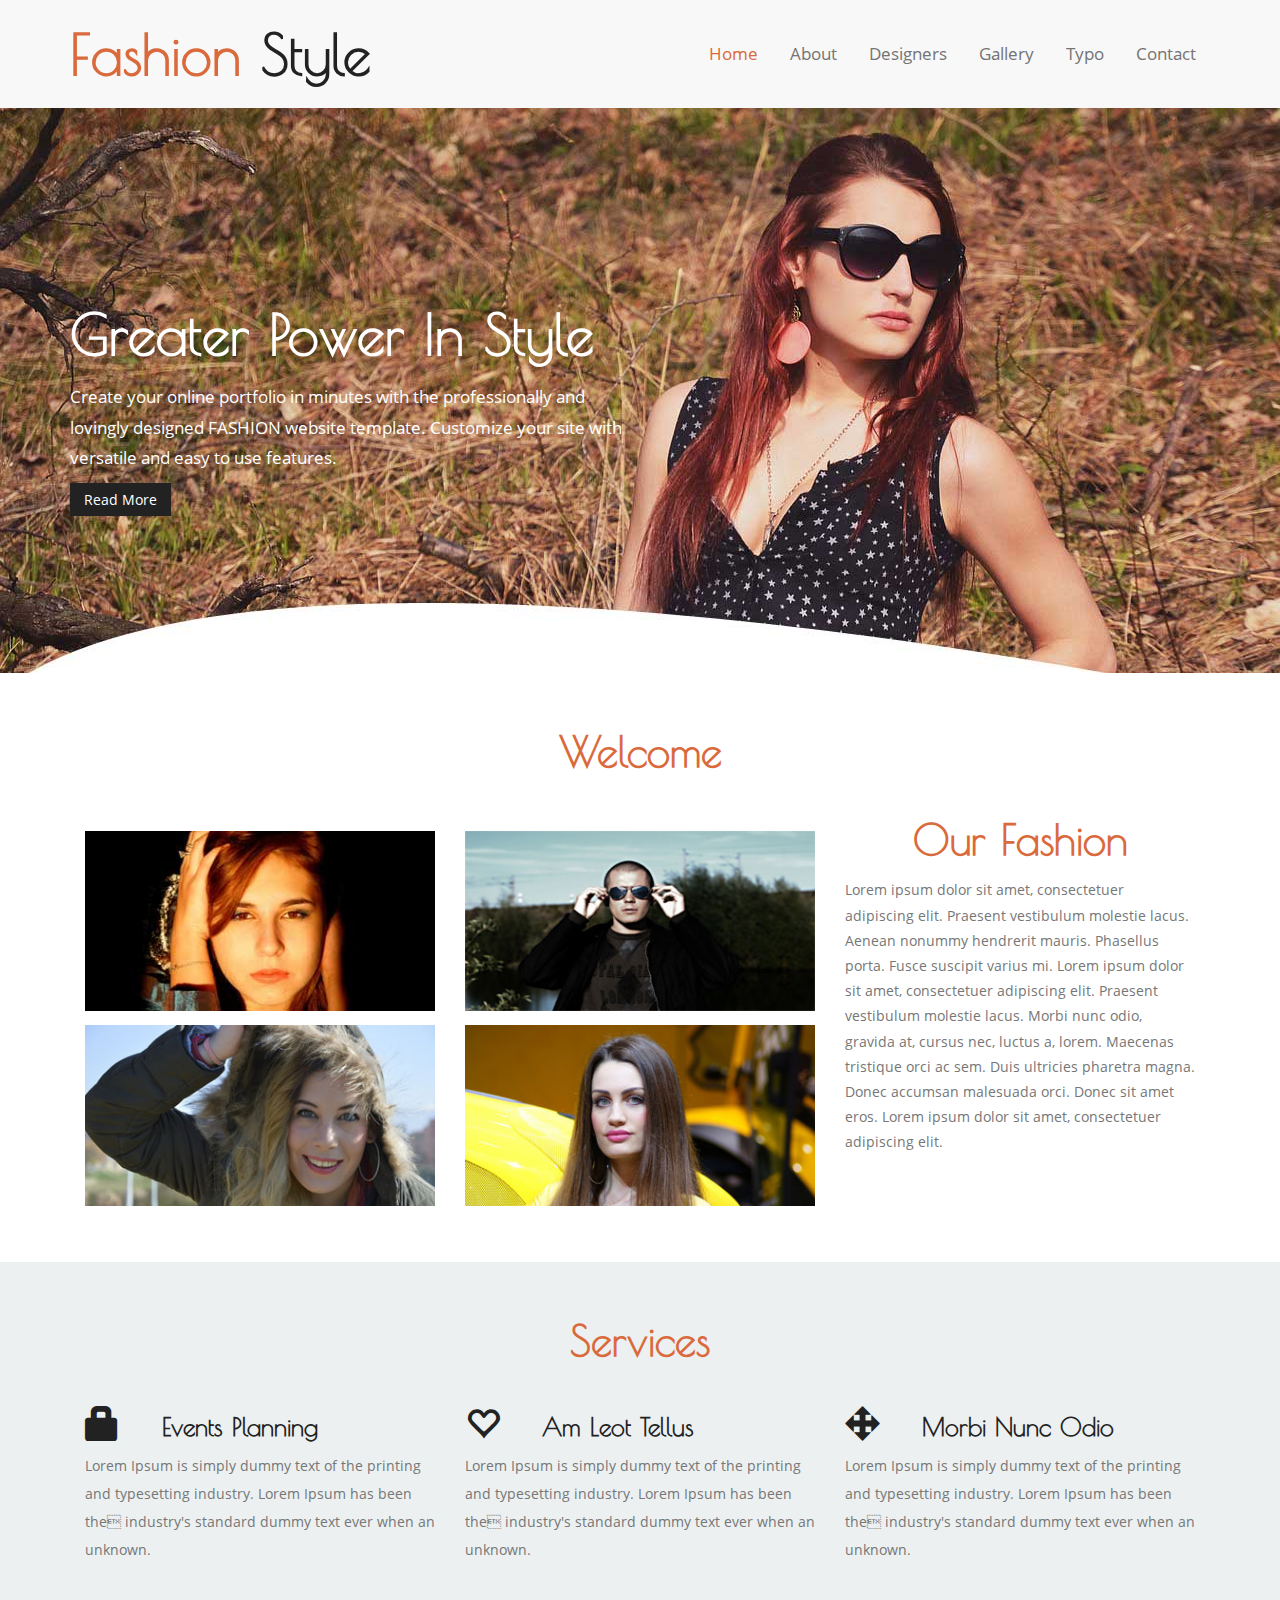
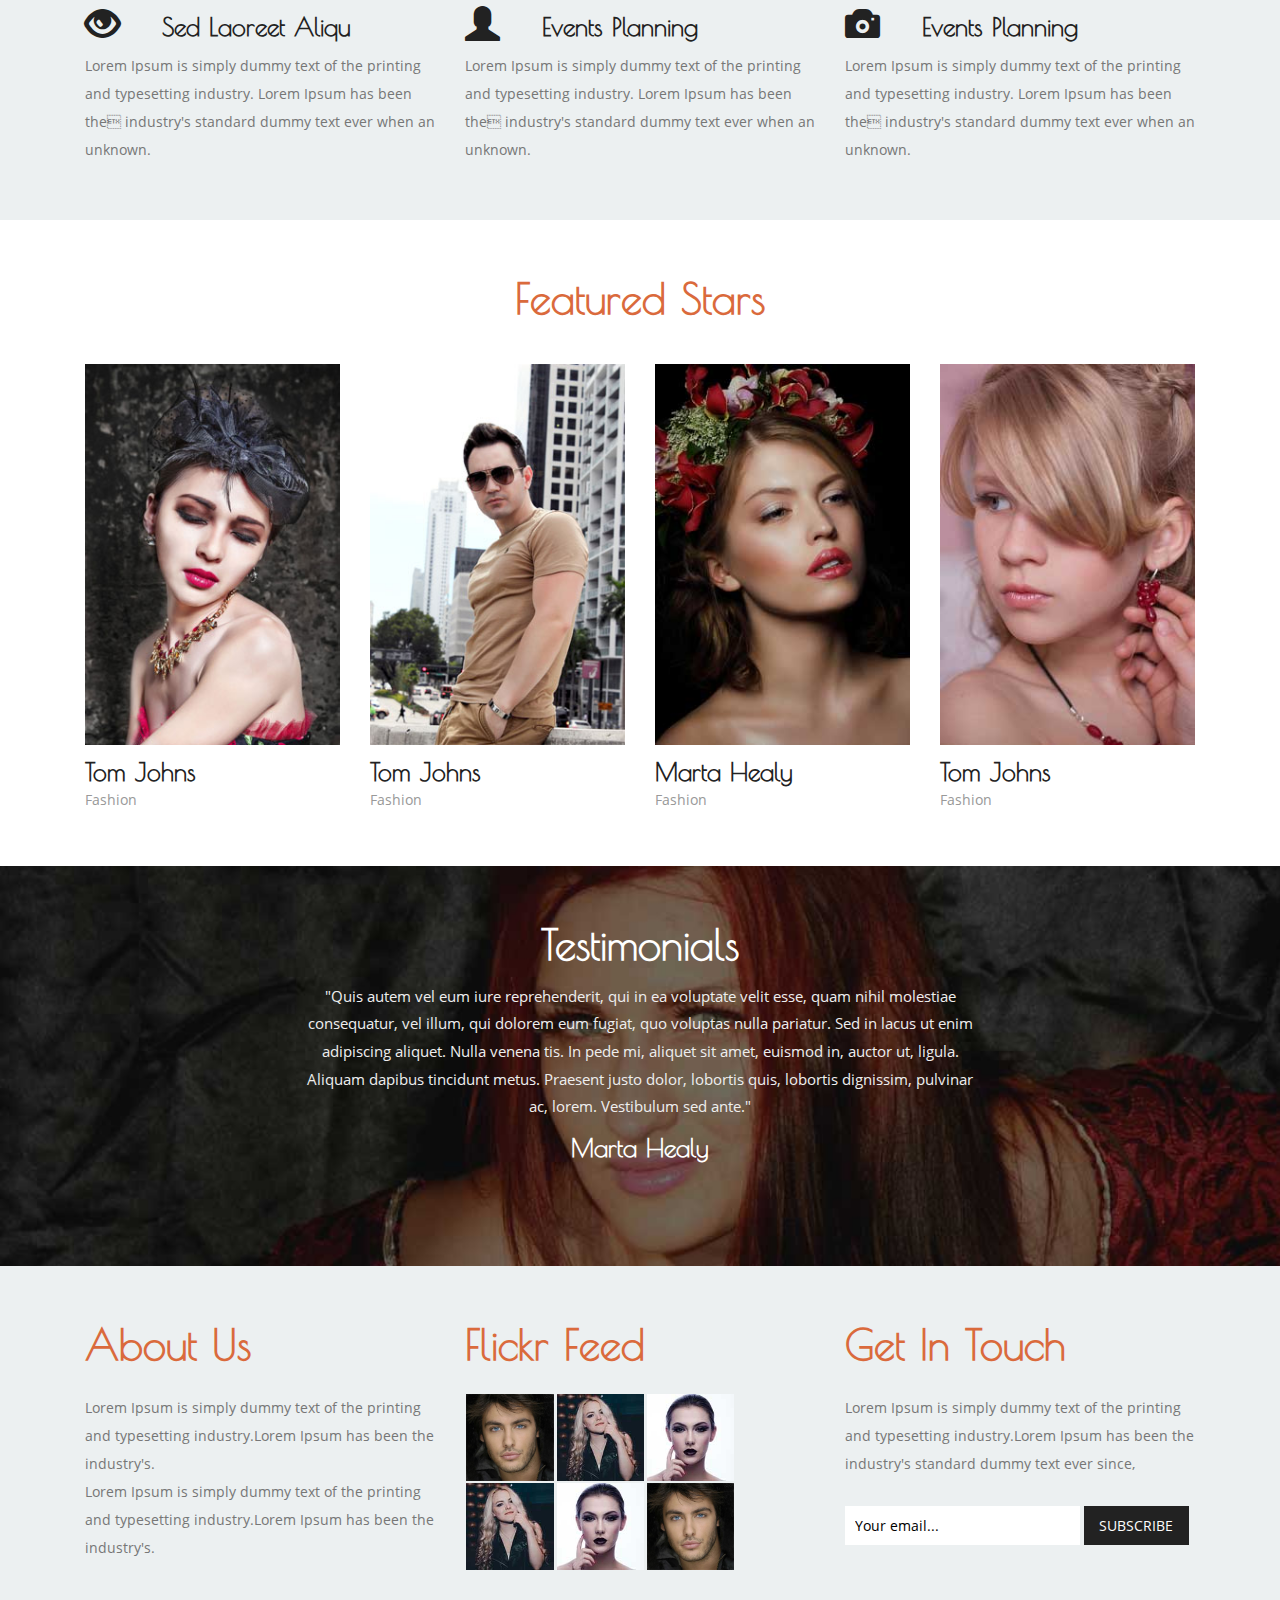
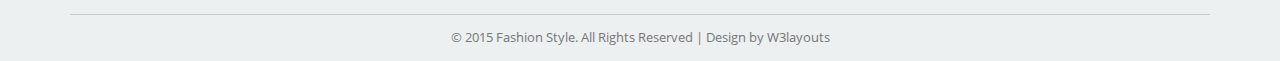
<file: index.html>
<!--
Au<!--
Author: W3layouts
Author URL: http://w3layouts.com
License: Creative Commons Attribution 3.0 Unported
License URL: http://creativecommons.org/licenses/by/3.0/
-->
<!DOCTYPE HTML>
<html>
<head>
<title>Fashion Style a Fashion Category Flat Bootstarp Responsive Website Template | Home :: w3layouts</title>
<link href="css/bootstrap.css" rel="stylesheet" type="text/css" media="all">
<link href="css/style.css" rel="stylesheet" type="text/css" media="all" />
<meta name="viewport" content="width=device-width, initial-scale=1">
<meta http-equiv="Content-Type" content="text/html; charset=utf-8" />
<meta name="keywords" content="Fashion Style Responsive web template, Bootstrap Web Templates, Flat Web Templates, Andriod Compatible web template, 
Smartphone Compatible web template, free webdesigns for Nokia, Samsung, LG, SonyErricsson, Motorola web design" />
<script type="application/x-javascript"> addEventListener("load", function() { setTimeout(hideURLbar, 0); }, false); function hideURLbar(){ window.scrollTo(0,1); } </script>
<script src="js/jquery-1.8.3.min.js"></script>
<!---- start-smoth-scrolling---->
<script type="text/javascript" src="js/move-top.js"></script>
<script type="text/javascript" src="js/easing.js"></script>
 <script type="text/javascript">
		jQuery(document).ready(function($) {
			$(".scroll").click(function(event){		
				event.preventDefault();
				$('html,body').animate({scrollTop:$(this.hash).offset().top},1200);
			});
		});
	</script>
<!---End-smoth-scrolling---->
</head>
<body>
		<!--header-->
			<div class="header">
				<div class="container">
					<div class="header-top">
						<div class="logo">
							<a href="index.html">Fashion <span>Style</span></a>
						</div>
						<div class="top-menu">
							<span class="menu"><img src="images/nav.png" alt=""/> </span>
							<ul>
								<li><a href="index.html" class="active">home</a></li>
								<li><a href="about.html">about</a></li>
								<li><a href="designers.html">designers</a></li>
								<li><a href="gallery.html">gallery</a></li>
								<li><a href="typo.html">typo</a></li>
								<li><a href="contact.html">contact</a></li>
							</ul>
						</div>
						 <!--script-nav-->
						 <script>
						 $("span.menu").click(function(){
						 $(".top-menu ul").slideToggle("slow" , function(){
						 });
						 });
						 </script>
						<div class="clerfix"></div>
					</div>
				</div>
			</div>
		<!--header-->
		<!--banner-->
			<div class="bottom-banner">
				<div class="container">
					<div class="banner-text">
						<h1>greater power in style</h1>
						<p>Create your online portfolio in minutes with the professionally and lovingly designed FASHION website template. Customize your site with versatile and easy to use features.</p>
						<a href="#" class="button">read more</a>
					</div>	
				</div>
			</div>
		<!--banner-->
		<!--welcome-->
		<div class="content">
		<div class="welcome">
			<div class="container">
				<h3>welcome</h3>
				<div class="welcome-grids">
					<div class="col-md-4 welcome-grid">
						<div class="welcome1">
						<figure class="effect-bubba">
						<img src="images/p1.jpg" class="img-responsive" alt="/">
						<figcaption>
							<h4>Fashion Style</h4>
						</figcaption>			
					</figure>	
					</div>
						<div class="welcome2">
						<figure class="effect-bubba">
						<img src="images/p2.jpg" class="img-responsive" alt="/">
						<figcaption>
							<h4>Fashion Style</h4>
						</figcaption>			
					</figure>	
							
						</div>
					</div>
					<div class="col-md-4 welcome-grid">
						<div class="welcome1">
						<figure class="effect-bubba">
						<img src="images/p3.jpg" class="img-responsive" alt="/">
						<figcaption>
							<h4>Fashion Style</h4>
						</figcaption>			
					</figure>	
					</div>
						<div class="welcome2">
						<figure class="effect-bubba">
						<img src="images/p4.jpg" class="img-responsive" alt="/">
						<figcaption>
							<h4>Fashion Style</h4>
						</figcaption>			
					</figure>	
					</div>
					</div>
					<div class="col-md-4 welcome-grid wel1">
					<h3>our fashion</h3>
					<p>Lorem ipsum dolor sit amet, consectetuer adipiscing elit. Praesent vestibulum molestie lacus. Aenean nonummy hendrerit mauris. Phasellus porta. Fusce suscipit varius mi. Lorem ipsum dolor sit amet, consectetuer adipiscing elit. Praesent vestibulum molestie lacus. Morbi nunc odio, gravida at, cursus nec, luctus a, lorem. Maecenas tristique orci ac sem. Duis ultricies pharetra magna. Donec accumsan malesuada orci. Donec sit amet eros. Lorem ipsum dolor sit amet, consectetuer adipiscing elit.</p>
					</div>
				<div class="clearfix"></div>
				</div>
			</div>
		</div>
		<!--welcome-->
		<!--services-->
		<div class="services-section">
			<div class="container">
				<h3>services</h3>
				<div class="services-grids">
					<div class="col-md-4 services-grid">
						<div class="services">
							<div class="service-icon">
								<span class="glyphicon glyphicon-lock" aria-hidden="true"></span>
							</div>
							<div class="service-heading">
								<h4>Events Planning</h4>
							</div>
							<div class="clearfix"></div>
						</div>
						<p>Lorem Ipsum is simply dummy text of the printing and typesetting industry.  Lorem Ipsum has been the industry's standard dummy text ever when an unknown. </p>
					</div>
					<div class="col-md-4 services-grid">
						<div class="services">
							<div class="service-icon">
								<span class="glyphicon glyphicon-heart-empty" aria-hidden="true"></span>
							</div>
							<div class="service-heading">
								<h4>Am leot tellus</h4>
							</div>
							<div class="clearfix"></div>
						</div>
						<p>Lorem Ipsum is simply dummy text of the printing and typesetting industry.  Lorem Ipsum has been the industry's standard dummy text ever when an unknown. </p>
					</div>
					<div class="col-md-4 services-grid">
						<div class="services">
							<div class="service-icon">
					<span class="glyphicon glyphicon-move" aria-hidden="true"></span>
							</div>
							<div class="service-heading">
								<h4>Morbi nunc odio</h4>
							</div>
							<div class="clearfix"></div>
						</div>
						<p>Lorem Ipsum is simply dummy text of the printing and typesetting industry. Lorem Ipsum has been the industry's standard dummy text ever when an unknown. </p>
					</div>
					<div class="col-md-4 services-grid">
						<div class="services">
							<div class="service-icon">
								<span class="glyphicon glyphicon-eye-open" aria-hidden="true"></span>							
							</div>
							<div class="service-heading">
								<h4>Sed laoreet aliqu</h4>
							</div>
							<div class="clearfix"></div>
						</div>
						<p>Lorem Ipsum is simply dummy text of the printing and typesetting industry. Lorem Ipsum has been the industry's standard dummy text ever when an unknown. </p>
					</div>
					<div class="col-md-4 services-grid">
						<div class="services">
							<div class="service-icon">
								<span class="glyphicon glyphicon-user" aria-hidden="true"></span>
							</div>
							<div class="service-heading">
								<h4>Events Planning</h4>
							</div>
							<div class="clearfix"></div>
						</div>
						<p>Lorem Ipsum is simply dummy text of the printing and typesetting industry. Lorem Ipsum has been the industry's standard dummy text ever when an unknown. </p>
					</div>
					<div class="col-md-4 services-grid">
						<div class="services">
							<div class="service-icon">
								<span class="glyphicon glyphicon-camera" aria-hidden="true"></span>
							</div>
							<div class="service-heading">
								<h4>Events Planning</h4>
							</div>
							<div class="clearfix"></div>
						</div>
						<p>Lorem Ipsum is simply dummy text of the printing and typesetting industry. Lorem Ipsum has been the industry's standard dummy text ever when an unknown. </p>
					</div>
				<div class="clearfix"></div>
				</div>
			</div>
		</div>
	<!--services-->
	<!--featured stars-->
		<div class="featured">
			<div class="container">
				<h3>featured stars</h3>
					<div class="featured-grids">
						<div class="col-md-3 featured-grid">
							<a href="#" class="mask">
						<img src="images/f1.jpg" class="img-responsive zoom-img" alt=""></a>
							<h4>Tom Johns</h4>
							<p>Fashion</p>
						</div>
						<div class="col-md-3 featured-grid">
							<a href="#" class="mask">
						<img src="images/f2.jpg" class="img-responsive zoom-img" alt=""></a>
							<h4>Tom Johns</h4>
							<p>Fashion</p>
						</div>
						<div class="col-md-3 featured-grid">
						<a href="#" class="mask">
						<img src="images/f3.jpg" class="img-responsive zoom-img" alt=""></a>
						<h4>Marta Healy</h4>
							<p>Fashion</p>
						</div>
						<div class="col-md-3 featured-grid">
							<a href="#" class="mask">
						<img src="images/f4.jpg" class="img-responsive zoom-img" alt=""></a>
							<h4>Tom Johns</h4>
							<p>Fashion</p>
						</div>
					<div class="clearfix"></div>
					</div>
			</div>
		</div>
	<!--featured stars-->
		<!--Testimonials-->
			<div class="testimonials">
				<div class="container">
					<h3>Testimonials</h3>
						<div class="testimonials-center">
							<p>"Quis autem vel eum iure reprehenderit, qui in ea voluptate velit esse, quam nihil molestiae consequatur, vel illum, qui dolorem eum fugiat, quo voluptas nulla pariatur. Sed in lacus ut enim adipiscing aliquet. Nulla venena tis. In pede mi, aliquet sit amet, euismod in, auctor ut, ligula. Aliquam dapibus tincidunt metus. Praesent justo dolor, lobortis quis, lobortis dignissim, pulvinar ac, lorem. Vestibulum sed ante."</p>
							<h4>Marta Healy</h4>
						</div>
				</div>
			</div>
		<!--Testimonials-->
	</div>
	<!--footer-->
			<div class="footer text-center">
				<div class="container">
					<div class="footer-grids">
						<div class="col-md-4 footer-text">  
							<h3>About Us</h3>
							<p>Lorem Ipsum is simply dummy text of the printing and typesetting industry.Lorem Ipsum has been the industry's.</p>
							<p>Lorem Ipsum is simply dummy text of the printing and typesetting industry.Lorem Ipsum has been the industry's.</p>
						</div>
						<div class="col-md-4 footer-flickr">
							<h3>Flickr Feed</h3>
							<div class="flickr-grids">
							<div class="flickr-grid">
								<a href="#"><img src="images/t1.jpg" alt=""/></a>
							</div>
							<div class="flickr-grid">
								<a href="#"><img src="images/c2.jpg" alt=""/></a>
							</div>
							<div class="flickr-grid">
								<a href="#"><img src="images/c1.jpg" alt=""/></a>
							</div>
								<div class="clearfix"> </div>
										
							<div class="flickr-grid">
								<a href="#"><img src="images/c2.jpg" alt=""/></a>
							</div>
							<div class="flickr-grid">
							   <a href="#"><img src="images/c1.jpg" alt=""/></a>
							</div>
							<div class="flickr-grid">
							   <a href="#"><img src="images/t1.jpg" alt=""/></a>
							</div>
								<div class="clearfix"> </div>
						</div>
					</div>
						<div class="col-md-4 footer-info">
							<h3>Get In Touch</h3>
							<p>Lorem Ipsum is simply dummy text of the printing and typesetting industry.Lorem Ipsum has been the industry's standard dummy text ever since, </p>
							<div class="support">
								<form>
									<input type="text" value="Your email..." onfocus="this.value='';" onblur="if (this.value == '') {this.value ='Enter your email';}">
									<input type="submit" value="SUBSCRIBE">
								</form>
							</div>
					</div>
					<div class="clearfix"> </div>
				</div>
					<div class="copy">
						<p>&copy; 2015 Fashion Style. All Rights Reserved | Design by <a href="http://w3layouts.com/">W3layouts</a> </p>
					</div>
					<script type="text/javascript">
						$(document).ready(function() {
							/*
							var defaults = {
					  			containerID: 'toTop', // fading element id
								containerHoverID: 'toTopHover', // fading element hover id
								scrollSpeed: 1200,
								easingType: 'linear' 
					 		};
							*/
							
							$().UItoTop({ easingType: 'easeOutQuart' });
							
						});
					</script>
				<a href="#head" id="toTop" style="display: block;"> <span id="toTopHover" style="opacity: 1;"> </span></a>
				</div>
			</div>	
<!--footer-->			
</body>
</html>
</file>
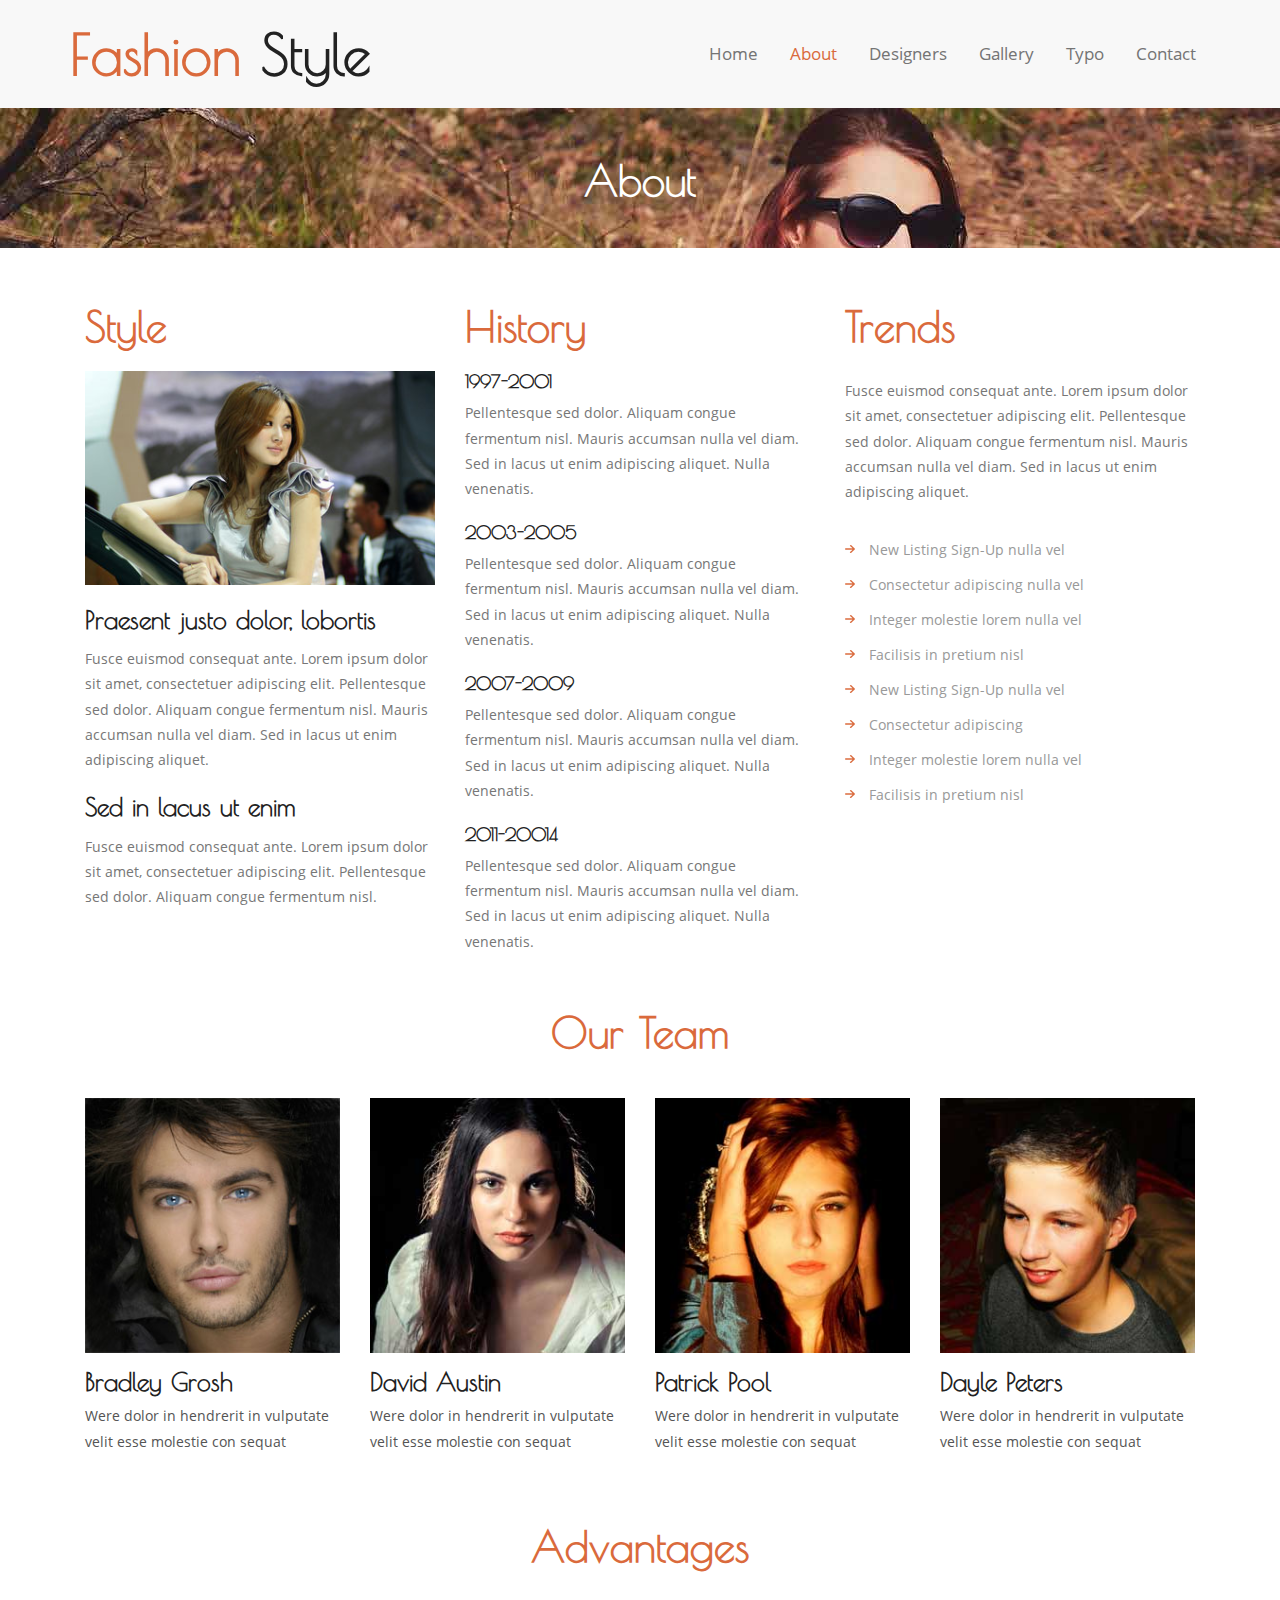
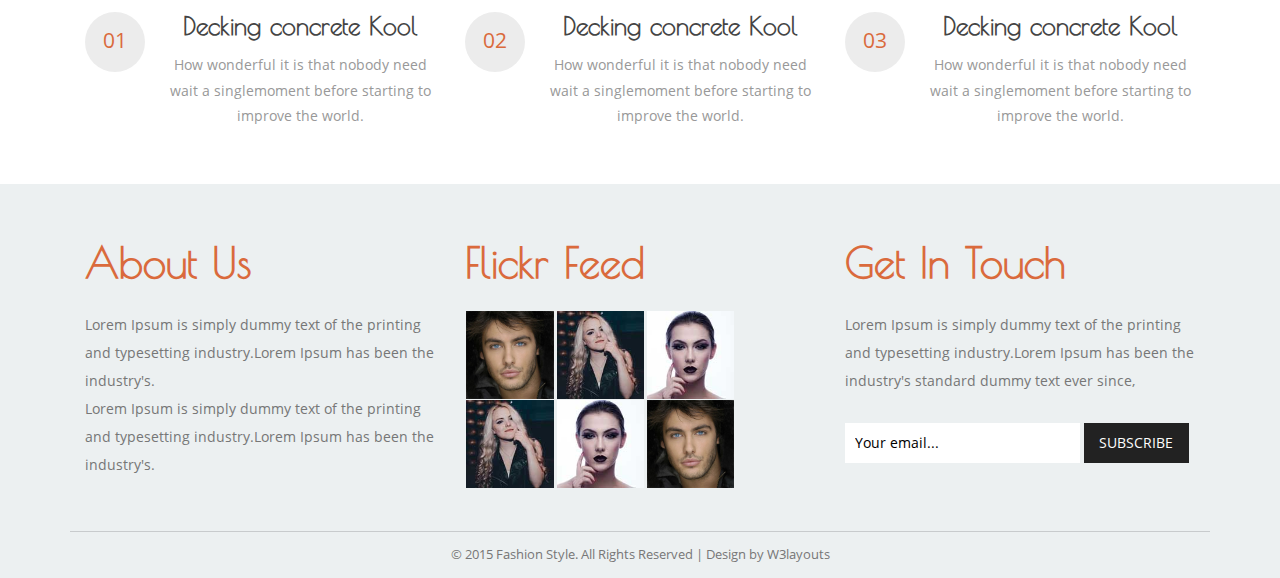
<file: about.html>
<!--
Au<!--
Author: W3layouts
Author URL: http://w3layouts.com
License: Creative Commons Attribution 3.0 Unported
License URL: http://creativecommons.org/licenses/by/3.0/
-->
<!DOCTYPE HTML>
<html>
<head>
<title>Fashion Style a Fashion Category Flat Bootstarp Responsive Website Template | About :: w3layouts</title>
<link href="css/bootstrap.css" rel="stylesheet" type="text/css" media="all">
<link href="css/style.css" rel="stylesheet" type="text/css" media="all" />
<meta name="viewport" content="width=device-width, initial-scale=1">
<meta http-equiv="Content-Type" content="text/html; charset=utf-8" />
<meta name="keywords" content="Fashion Style Responsive web template, Bootstrap Web Templates, Flat Web Templates, Andriod Compatible web template, 
Smartphone Compatible web template, free webdesigns for Nokia, Samsung, LG, SonyErricsson, Motorola web design" />
<script type="application/x-javascript"> addEventListener("load", function() { setTimeout(hideURLbar, 0); }, false); function hideURLbar(){ window.scrollTo(0,1); } </script>
<script src="js/jquery-1.8.3.min.js"></script>
<!---- start-smoth-scrolling---->
<script type="text/javascript" src="js/move-top.js"></script>
<script type="text/javascript" src="js/easing.js"></script>
 <script type="text/javascript">
		jQuery(document).ready(function($) {
			$(".scroll").click(function(event){		
				event.preventDefault();
				$('html,body').animate({scrollTop:$(this.hash).offset().top},1200);
			});
		});
	</script>
<!---End-smoth-scrolling---->
</head>
<body>
		<!--header-->
			<div class="header">
				<div class="container">
					<div class="header-top">
						<div class="logo">
							<a href="index.html">Fashion <span>Style</span></a>
						</div>
						<div class="top-menu">
							<span class="menu"><img src="images/nav.png" alt=""/> </span>
								<ul>
								<li><a href="index.html">home</a></li>
								<li><a href="about.html" class="active">about</a></li>
								<li><a href="designers.html">designers</a></li>
								<li><a href="gallery.html">gallery</a></li>
								<li><a href="typo.html">typo</a></li>
								<li><a href="contact.html">contact</a></li>
							</ul>
						</div>
						 <!--script-nav-->
						 <script>
						 $("span.menu").click(function(){
						 $(".top-menu ul").slideToggle("slow" , function(){
						 });
						 });
						 </script>
						<div class="clerfix"></div>
					</div>
				</div>
			</div>
		<!--header-->
		<div class="header-banner">
			<div class="container">
				<h3>about</h3>
			</div>
			</div>
	<!--about-->
			<div class="about-section">
				<div class="container">
						<div class="about-grids">
							<div class="col-md-4 about-grid">
								<h3>style</h3>
								<img src="images/p5.jpg" class="img-responsive" alt="/">
								<div class="about1">
									<h4>Praesent justo dolor, lobortis</h4>
									<p>Fusce euismod consequat ante. Lorem ipsum dolor sit amet, consectetuer adipiscing elit. Pellentesque sed dolor. Aliquam congue fermentum nisl. Mauris accumsan nulla vel diam. Sed in lacus ut enim adipiscing aliquet.</p>
								</div>
								<div class="about2">
								<h4>Sed in lacus ut enim</h4>
								<p>Fusce euismod consequat ante. Lorem ipsum dolor sit amet, consectetuer adipiscing elit. Pellentesque sed dolor. Aliquam congue fermentum nisl.</p>
								</div>
								</div>
							<div class="col-md-4 about-grid">
							<h3>history</h3>
								<div class="history">
									<h4>1997-2001</h4>
									<p>Pellentesque sed dolor. Aliquam congue fermentum nisl. Mauris accumsan nulla vel diam. Sed in lacus ut enim adipiscing aliquet. Nulla venenatis.</p>
								</div>
								<div class="history1">
									<h4>2003-2005</h4>
									<p>Pellentesque sed dolor. Aliquam congue fermentum nisl. Mauris accumsan nulla vel diam. Sed in lacus ut enim adipiscing aliquet. Nulla venenatis.</p>
								</div>
								<div class="history2">
									<h4>2007-2009</h4>
									<p>Pellentesque sed dolor. Aliquam congue fermentum nisl. Mauris accumsan nulla vel diam. Sed in lacus ut enim adipiscing aliquet. Nulla venenatis.</p>
								</div>
								<div class="history3">
									<h4>2011-20014</h4>
									<p>Pellentesque sed dolor. Aliquam congue fermentum nisl. Mauris accumsan nulla vel diam. Sed in lacus ut enim adipiscing aliquet. Nulla venenatis.</p>
								</div>
							</div>
							<div class="col-md-4 about-grid">
							<h3>trends</h3>
								<div class="trend">
									<p>Fusce euismod consequat ante. Lorem ipsum dolor sit amet, consectetuer adipiscing elit. Pellentesque sed dolor. Aliquam congue fermentum nisl. Mauris accumsan nulla vel diam. Sed in lacus ut enim adipiscing aliquet.</p>
								</div>
								<div class="trend">
									<ul>
									<li><a href="#">New Listing Sign-Up nulla vel</a></li>
									<li><a href="#">Consectetur adipiscing nulla vel</a></li>
									<li><a href="#">Integer molestie lorem nulla vel</a></li>
									<li><a href="#">Facilisis in pretium nisl</a></li>
									<li><a href="#">New Listing Sign-Up nulla vel</a></li>
									<li><a href="#">Consectetur adipiscing</a></li>
									<li><a href="#">Integer molestie lorem nulla vel</a></li>
									<li><a href="#">Facilisis in pretium nisl</a></li>
									</ul>
								</div>
							</div>
						<div class="clearfix"></div>
					</div>
				</div>
			</div>
		<!--about-->
				<div class="ourteam">
					<div class="container">
						<h3>our team</h3>
						<div class="team-grids">
						<div class="col-md-3 team-grid">
							<img src="images/t1.jpg" class="img-responsive" alt="" />
							<h4>Bradley Grosh</h4>
							<p>Were dolor in hendrerit in vulputate velit esse molestie con sequat</p>
						</div>
						<div class="col-md-3 team-grid">
							<img src="images/t2.jpg" class="img-responsive" alt="" />
							<h4>david austin</h4>
							<p>Were dolor in hendrerit in vulputate velit esse molestie con sequat</p>
						</div>
						<div class="col-md-3 team-grid">
							<img src="images/t3.jpg" class="img-responsive" alt="" />
							<h4>Patrick Pool</h4>
							<p>Were dolor in hendrerit in vulputate velit esse molestie con sequat</p>
						</div>
						<div class="col-md-3 team-grid">
							<img src="images/t4.jpg" class="img-responsive" alt="" />
							<h4>Dayle Peters</h4>
							<p>Were dolor in hendrerit in vulputate velit esse molestie con sequat</p>
						</div>
					<div class="clearfix"></div>
					</div>
				</div>
			</div>
			<!--advantage-->
			<div class="advantages">
					<div class="container">
						<h3>Advantages</h3>
						<div class="advantages-grids">
							<div class="col-md-4 advantage-grid">
								<div class="advantage">
									<div class="left-grid">
										<p>01</p>
									</div>
								<div class="right-grid">
									<h4>Decking concrete Kool</h4>
									<p>How wonderful it is that nobody need wait a singlemoment before starting to improve the world.</p>
								</div>
							<div class="clearfix"></div>
							</div>
							</div>	
								<div class="col-md-4 advantage-grid">
									<div class="advantage">
									<div class="left-grid">
										<p>02</p>
									</div>
								<div class="right-grid">
									<h4>Decking concrete Kool</h4>
									<p>How wonderful it is that nobody need wait a singlemoment before starting to improve the world.</p>
								</div>
							<div class="clearfix"></div>
							</div>
								</div>	
								<div class="col-md-4 advantage-grid">
									<div class="advantage">
									<div class="left-grid">
										<p>03</p>
									</div>
								<div class="right-grid">
									<h4>Decking concrete Kool</h4>
									<p>How wonderful it is that nobody need wait a singlemoment before starting to improve the world.</p>
								</div>
							<div class="clearfix"></div>
							</div>
								</div>
								<div class="clearfix"></div>	
							</div>
						</div>
					</div>
				<!--advantage-->
			<!--footer-->
			<div class="footer text-center">
				<div class="container">
					<div class="footer-grids">
						<div class="col-md-4 footer-text">  
							<h3>About Us</h3>
							<p>Lorem Ipsum is simply dummy text of the printing and typesetting industry.Lorem Ipsum has been the industry's.</p>
							<p>Lorem Ipsum is simply dummy text of the printing and typesetting industry.Lorem Ipsum has been the industry's.</p>
						</div>
						<div class="col-md-4 footer-flickr">
							<h3>Flickr Feed</h3>
							<div class="flickr-grids">
							<div class="flickr-grid">
								<a href="#"><img src="images/t1.jpg" alt=""/></a>
							</div>
							<div class="flickr-grid">
								<a href="#"><img src="images/c2.jpg" alt=""/></a>
							</div>
							<div class="flickr-grid">
								<a href="#"><img src="images/c1.jpg" alt=""/></a>
							</div>
								<div class="clearfix"> </div>
										
							<div class="flickr-grid">
								<a href="#"><img src="images/c2.jpg" alt=""/></a>
							</div>
							<div class="flickr-grid">
							   <a href="#"><img src="images/c1.jpg" alt=""/></a>
							</div>
							<div class="flickr-grid">
							   <a href="#"><img src="images/t1.jpg" alt=""/></a>
							</div>
								<div class="clearfix"> </div>
						</div>
					</div>
						<div class="col-md-4 footer-info">
							<h3>Get In Touch</h3>
							<p>Lorem Ipsum is simply dummy text of the printing and typesetting industry.Lorem Ipsum has been the industry's standard dummy text ever since, </p>
							<div class="support">
								<form>
									<input type="text" value="Your email..." onfocus="this.value='';" onblur="if (this.value == '') {this.value ='Enter your email';}">
									<input type="submit" value="SUBSCRIBE">
								</form>
							</div>
					</div>
					<div class="clearfix"> </div>
				</div>
					<div class="copy">
						<p>&copy; 2015 Fashion Style. All Rights Reserved | Design by <a href="http://w3layouts.com/">W3layouts</a> </p>
					</div>
					<script type="text/javascript">
						$(document).ready(function() {
							/*
							var defaults = {
					  			containerID: 'toTop', // fading element id
								containerHoverID: 'toTopHover', // fading element hover id
								scrollSpeed: 1200,
								easingType: 'linear' 
					 		};
							*/
							
							$().UItoTop({ easingType: 'easeOutQuart' });
							
						});
					</script>
				<a href="#head" id="toTop" style="display: block;"> <span id="toTopHover" style="opacity: 1;"> </span></a>
				</div>
			</div>	
<!--footer-->			
</body>
</html>
</file>
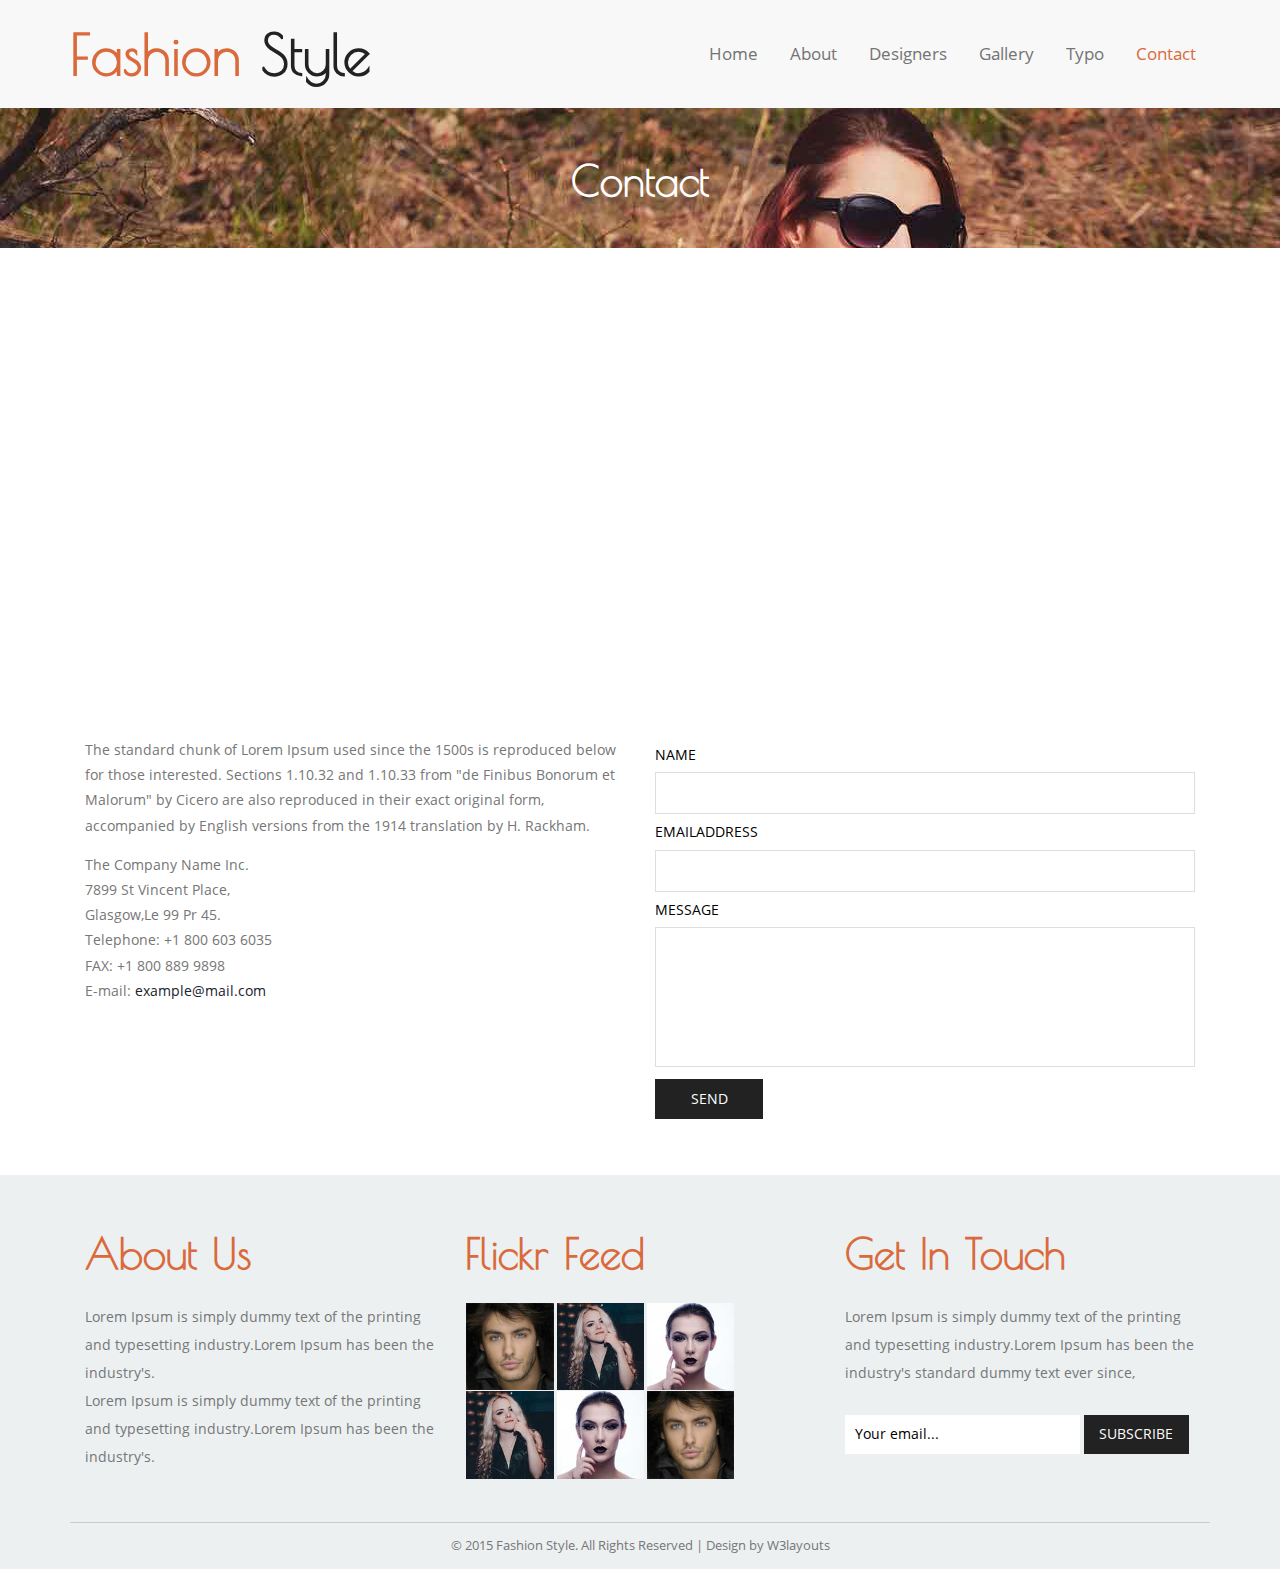
<file: contact.html>
<!--
Au<!--
Author: W3layouts
Author URL: http://w3layouts.com
License: Creative Commons Attribution 3.0 Unported
License URL: http://creativecommons.org/licenses/by/3.0/
-->
<!DOCTYPE HTML>
<html>
<head>
<title>Fashion Style a Fashion Category Flat Bootstarp Responsive Website Template | Contact :: w3layouts</title>
<link href="css/bootstrap.css" rel="stylesheet" type="text/css" media="all">
<link href="css/style.css" rel="stylesheet" type="text/css" media="all" />
<meta name="viewport" content="width=device-width, initial-scale=1">
<meta http-equiv="Content-Type" content="text/html; charset=utf-8" />
<meta name="keywords" content="Fashion Style Responsive web template, Bootstrap Web Templates, Flat Web Templates, Andriod Compatible web template, 
Smartphone Compatible web template, free webdesigns for Nokia, Samsung, LG, SonyErricsson, Motorola web design" />
<script type="application/x-javascript"> addEventListener("load", function() { setTimeout(hideURLbar, 0); }, false); function hideURLbar(){ window.scrollTo(0,1); } </script>
<script src="js/jquery-1.8.3.min.js"></script>
<!---- start-smoth-scrolling---->
<script type="text/javascript" src="js/move-top.js"></script>
<script type="text/javascript" src="js/easing.js"></script>
 <script type="text/javascript">
		jQuery(document).ready(function($) {
			$(".scroll").click(function(event){		
				event.preventDefault();
				$('html,body').animate({scrollTop:$(this.hash).offset().top},1200);
			});
		});
	</script>
<!---End-smoth-scrolling---->
</head>
<body>
		<!--header-->
			<div class="header">
				<div class="container">
					<div class="header-top">
						<div class="logo">
							<a href="index.html">Fashion <span>Style</span></a>
						</div>
						<div class="top-menu">
						<span class="menu"><img src="images/nav.png" alt=""/> </span>
							<ul>
								<li><a href="index.html">home</a></li>
								<li><a href="about.html">about</a></li>
								<li><a href="designers.html">designers</a></li>
								<li><a href="gallery.html">gallery</a></li>
								<li><a href="typo.html">typo</a></li>
								<li><a href="contact.html" class="active">contact</a></li>
							</ul>
						</div>
						 <!--script-nav-->
						 <script>
						 $("span.menu").click(function(){
						 $(".top-menu ul").slideToggle("slow" , function(){
						 });
						 });
						 </script>
						<div class="clerfix"></div>
					</div>
				</div>
			</div>
		<!--header-->
		<div class="header-banner">
			<div class="container">
				<h3>Contact</h3>
			</div>
			</div>
			<!--Contact-->
				<div class="content">
				<div class="contact">
			<div class="container">
				<div class="google-map">
				<iframe src="https://www.google.com/maps/embed?pb=!1m18!1m12!1m3!1d910712.9627167827!2d-67.83758662423945!3d-26.920231045614486!2m3!1f0!2f0!3f0!3m2!1i1024!2i768!4f13.1!3m3!1m2!1s0x96a1d60ff8c19115%3A0xc669f102a010f822!2sNevado+San+Francisco%2C+Catamarca+Province%2C+Argentina!5e0!3m2!1sen!2sin!4v1436591443941"  allowfullscreen></iframe>
				</div>
			<div class="contact-grids">
				<div class="col-md-6 contact-left">
						<span>The standard chunk of Lorem Ipsum used since the 1500s is reproduced below 
							for those interested. Sections 1.10.32 and 1.10.33 from "de Finibus Bonorum
							 et Malorum" by Cicero are also reproduced in their exact original form, 
							 accompanied by English versions from the 1914 translation by H. Rackham.</span>
					<address>
						<p>The Company Name Inc.</p>
								<p>7899 St Vincent Place,</p>
								<p>Glasgow,Le 99 Pr 45.</p>
								<p>Telephone: +1 800 603 6035</p>
								<p>FAX: +1 800 889 9898</p>
								<p>E-mail: <a href="mailto:example@mail.com">example@mail.com</a></p>
							</address>
					</div>
						<div class="col-md-6 contact-right">
							<form>
								<h5>name</h5>
									<input type="text">
										<h5>emailaddress</h5>
											<input type="text">
												<h5>message</h5>
												   <textarea></textarea>
													 <input type="submit" value="send">
													 </form>
												</div>
										 <div class="clearfix"></div>
									</div>
							</div>
					</div>
			</div>
				<!--Contact-->
				<!--footer-->
			<div class="footer text-center">
				<div class="container">
					<div class="footer-grids">
						<div class="col-md-4 footer-text">  
							<h3>About Us</h3>
							<p>Lorem Ipsum is simply dummy text of the printing and typesetting industry.Lorem Ipsum has been the industry's.</p>
							<p>Lorem Ipsum is simply dummy text of the printing and typesetting industry.Lorem Ipsum has been the industry's.</p>
						</div>
						<div class="col-md-4 footer-flickr">
							<h3>Flickr Feed</h3>
							<div class="flickr-grids">
							<div class="flickr-grid">
								<a href="#"><img src="images/t1.jpg" alt=""/></a>
							</div>
							<div class="flickr-grid">
								<a href="#"><img src="images/c2.jpg" alt=""/></a>
							</div>
							<div class="flickr-grid">
								<a href="#"><img src="images/c1.jpg" alt=""/></a>
							</div>
								<div class="clearfix"> </div>
										
							<div class="flickr-grid">
								<a href="#"><img src="images/c2.jpg" alt=""/></a>
							</div>
							<div class="flickr-grid">
							   <a href="#"><img src="images/c1.jpg" alt=""/></a>
							</div>
							<div class="flickr-grid">
							   <a href="#"><img src="images/t1.jpg" alt=""/></a>
							</div>
								<div class="clearfix"> </div>
						</div>
					</div>
						<div class="col-md-4 footer-info">
							<h3>Get In Touch</h3>
							<p>Lorem Ipsum is simply dummy text of the printing and typesetting industry.Lorem Ipsum has been the industry's standard dummy text ever since, </p>
							<div class="support">
								<form>
								<input type="text" value="Your email..." onfocus="this.value='';" onblur="if (this.value == '') {this.value ='Enter your email';}">								
								<input type="submit" value="SUBSCRIBE">
							 </form>
							</div>
					</div>
					<div class="clearfix"> </div>
				</div>
					<div class="copy">
						<p>&copy; 2015 Fashion Style. All Rights Reserved | Design by <a href="http://w3layouts.com/">W3layouts</a> </p>
					</div>
					<script type="text/javascript">
						$(document).ready(function() {
							/*
							var defaults = {
					  			containerID: 'toTop', // fading element id
								containerHoverID: 'toTopHover', // fading element hover id
								scrollSpeed: 1200,
								easingType: 'linear' 
					 		};
							*/
							
							$().UItoTop({ easingType: 'easeOutQuart' });
							
						});
					</script>
				<a href="#head" id="toTop" style="display: block;"> <span id="toTopHover" style="opacity: 1;"> </span></a>
				</div>
			</div>	
<!--footer-->			
</body>
</html>
</file>
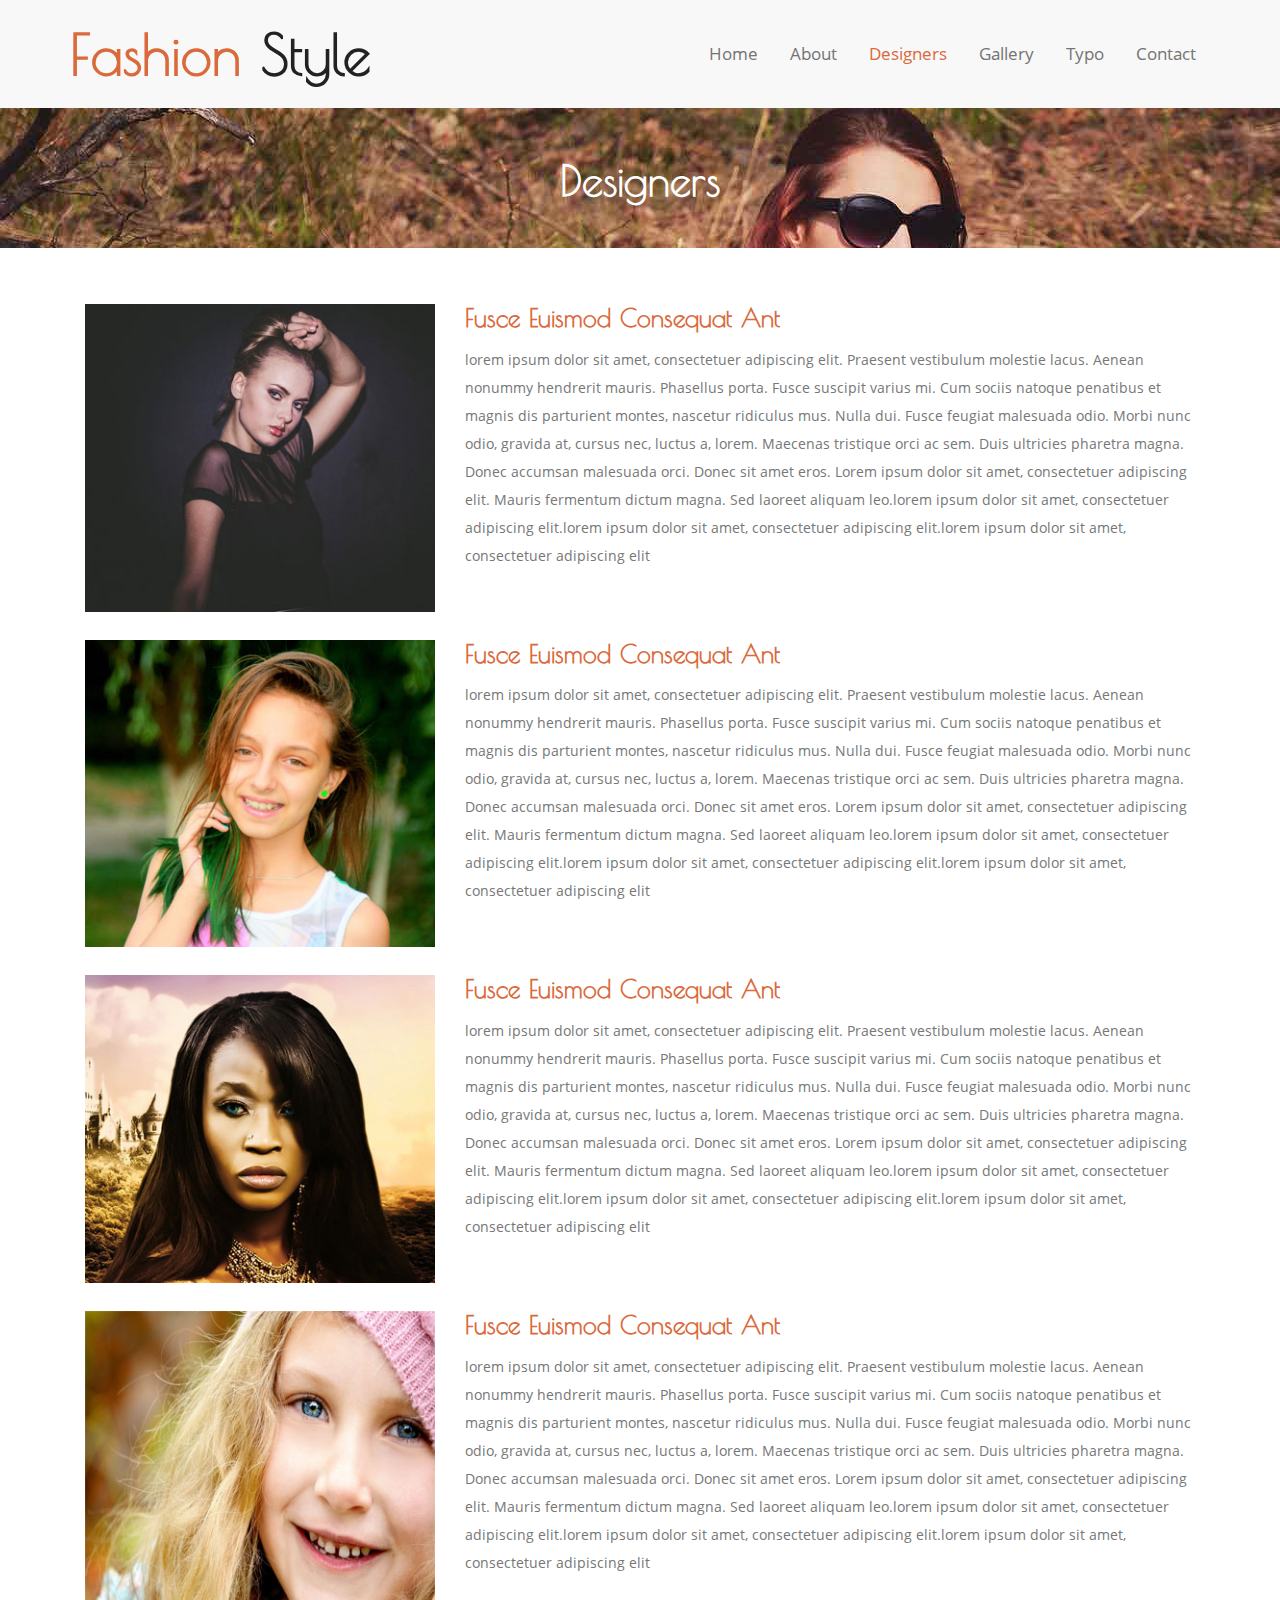
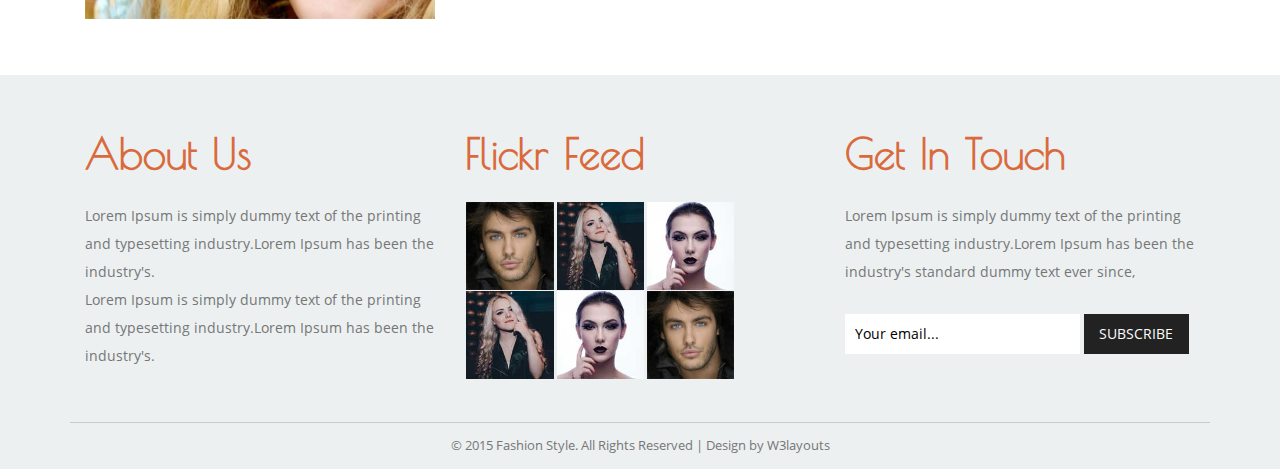
<file: designers.html>
<!--
Au<!--
Author: W3layouts
Author URL: http://w3layouts.com
License: Creative Commons Attribution 3.0 Unported
License URL: http://creativecommons.org/licenses/by/3.0/
-->
<!DOCTYPE HTML>
<html>
<head>
<title>Fashion Style a Fashion Category Flat Bootstarp Responsive Website Template | Designers :: w3layouts</title>
<link href="css/bootstrap.css" rel="stylesheet" type="text/css" media="all">
<link href="css/style.css" rel="stylesheet" type="text/css" media="all" />
<meta name="viewport" content="width=device-width, initial-scale=1">
<meta http-equiv="Content-Type" content="text/html; charset=utf-8" />
<meta name="keywords" content="Fashion Style Responsive web template, Bootstrap Web Templates, Flat Web Templates, Andriod Compatible web template, 
Smartphone Compatible web template, free webdesigns for Nokia, Samsung, LG, SonyErricsson, Motorola web design" />
<script type="application/x-javascript"> addEventListener("load", function() { setTimeout(hideURLbar, 0); }, false); function hideURLbar(){ window.scrollTo(0,1); } </script>
<script src="js/jquery-1.8.3.min.js"></script>
<!---- start-smoth-scrolling---->
<script type="text/javascript" src="js/move-top.js"></script>
<script type="text/javascript" src="js/easing.js"></script>
 <script type="text/javascript">
		jQuery(document).ready(function($) {
			$(".scroll").click(function(event){		
				event.preventDefault();
				$('html,body').animate({scrollTop:$(this.hash).offset().top},1200);
			});
		});
	</script>
<!---End-smoth-scrolling---->
</head>
<body>
		<!--header-->
			<div class="header">
				<div class="container">
					<div class="header-top">
						<div class="logo">
							<a href="index.html">Fashion <span>Style</span></a>
						</div>
						<div class="top-menu">
						<span class="menu"><img src="images/nav.png" alt=""/> </span>
							<ul>
								<li><a href="index.html">home</a></li>
								<li><a href="about.html">about</a></li>
								<li><a href="designers.html" class="active">designers</a></li>
								<li><a href="gallery.html">gallery</a></li>
								<li><a href="typo.html">typo</a></li>
								<li><a href="contact.html">contact</a></li>
							</ul>
						</div>
						 <!--script-nav-->
						 <script>
						 $("span.menu").click(function(){
						 $(".top-menu ul").slideToggle("slow" , function(){
						 });
						 });
						 </script>
						<div class="clerfix"></div>
					</div>
				</div>
			</div>
		<!--header-->
		<div class="header-banner">
			<div class="container">
				<h3>Designers</h3>
			</div>
			</div>
			<!--Designers-->
				<div class="content">
					<div class="Designers-section">
						<div class="container">
							<div class="Designers-grids">
							<div class="Designers1">
								<div class="col-md-4 Designer-grid">
								<a href="#" class="mask">
									<img src="images/p6.jpg" class=" mask img-responsive zoom-img" alt="" /></a>
								</div>
								<div class="col-md-8 Designer-grid1">
									<h4> Fusce euismod consequat ant </h4>
									<p>lorem ipsum dolor sit amet, consectetuer adipiscing elit. Praesent vestibulum molestie lacus. Aenean nonummy hendrerit mauris. Phasellus porta. Fusce suscipit varius mi. Cum sociis natoque penatibus et magnis dis parturient montes, nascetur ridiculus mus. Nulla dui. Fusce feugiat malesuada odio. Morbi nunc odio, gravida at, cursus nec, luctus a, lorem. Maecenas tristique orci ac sem. Duis ultricies pharetra magna. Donec accumsan malesuada orci. Donec sit amet eros. Lorem ipsum dolor sit amet, consectetuer adipiscing elit. Mauris fermentum dictum magna. Sed laoreet aliquam leo.lorem ipsum dolor sit amet, consectetuer adipiscing elit.lorem ipsum dolor sit amet, consectetuer adipiscing elit.lorem ipsum dolor sit amet, consectetuer adipiscing elit</p>
								</div>
								<div class="clearfix"></div>
							</div>
							<div class="Designers2">
								<div class="col-md-4 Designer-grid">
								<a href="#" class="mask">
									<img src="images/p7.jpg" class="img-responsive zoom-img" alt="" /></a>
								</div>
								<div class="col-md-8 Designer-grid1">
									<h4> Fusce euismod consequat ant </h4>
									<p>lorem ipsum dolor sit amet, consectetuer adipiscing elit. Praesent vestibulum molestie lacus. Aenean nonummy hendrerit mauris. Phasellus porta. Fusce suscipit varius mi. Cum sociis natoque penatibus et magnis dis parturient montes, nascetur ridiculus mus. Nulla dui. Fusce feugiat malesuada odio. Morbi nunc odio, gravida at, cursus nec, luctus a, lorem. Maecenas tristique orci ac sem. Duis ultricies pharetra magna. Donec accumsan malesuada orci. Donec sit amet eros. Lorem ipsum dolor sit amet, consectetuer adipiscing elit. Mauris fermentum dictum magna. Sed laoreet aliquam leo.lorem ipsum dolor sit amet, consectetuer adipiscing elit.lorem ipsum dolor sit amet, consectetuer adipiscing elit.lorem ipsum dolor sit amet, consectetuer adipiscing elit</p>
								</div>
								<div class="clearfix"></div>
							</div>
						<div class="Designers3">
								<div class="col-md-4 Designer-grid">
								<a href="#" class="mask">
									<img src="images/p8.jpg" class="img-responsive zoom-img" alt="" /></a>
								</div>
								<div class="col-md-8 Designer-grid1">
									<h4>Fusce euismod consequat ant </h4>
									<p>lorem ipsum dolor sit amet, consectetuer adipiscing elit. Praesent vestibulum molestie lacus. Aenean nonummy hendrerit mauris. Phasellus porta. Fusce suscipit varius mi. Cum sociis natoque penatibus et magnis dis parturient montes, nascetur ridiculus mus. Nulla dui. Fusce feugiat malesuada odio. Morbi nunc odio, gravida at, cursus nec, luctus a, lorem. Maecenas tristique orci ac sem. Duis ultricies pharetra magna. Donec accumsan malesuada orci. Donec sit amet eros. Lorem ipsum dolor sit amet, consectetuer adipiscing elit. Mauris fermentum dictum magna. Sed laoreet aliquam leo.lorem ipsum dolor sit amet, consectetuer adipiscing elit.lorem ipsum dolor sit amet, consectetuer adipiscing elit.lorem ipsum dolor sit amet, consectetuer adipiscing elit</p>
								</div>
								<div class="clearfix"></div>
							</div>
						<div class="Designers4">
								<div class="col-md-4 Designer-grid">
								<a href="#" class="mask">
									<img src="images/p9.jpg" class="img-responsive zoom-img" alt="" /></a>
								</div>
								<div class="col-md-8 Designer-grid1">
									<h4> Fusce euismod consequat ant </h4>
									<p>lorem ipsum dolor sit amet, consectetuer adipiscing elit. Praesent vestibulum molestie lacus. Aenean nonummy hendrerit mauris. Phasellus porta. Fusce suscipit varius mi. Cum sociis natoque penatibus et magnis dis parturient montes, nascetur ridiculus mus. Nulla dui. Fusce feugiat malesuada odio. Morbi nunc odio, gravida at, cursus nec, luctus a, lorem. Maecenas tristique orci ac sem. Duis ultricies pharetra magna. Donec accumsan malesuada orci. Donec sit amet eros. Lorem ipsum dolor sit amet, consectetuer adipiscing elit. Mauris fermentum dictum magna. Sed laoreet aliquam leo.lorem ipsum dolor sit amet, consectetuer adipiscing elit.lorem ipsum dolor sit amet, consectetuer adipiscing elit.lorem ipsum dolor sit amet, consectetuer adipiscing elit</p>
								</div>
								<div class="clearfix"></div>
							</div>
						<div class="clearfix"></div>
						</div>
					</div>
				</div>
			</div>
				<!--Designers-->
				<!--footer-->
			<div class="footer text-center">
				<div class="container">
					<div class="footer-grids">
						<div class="col-md-4 footer-text">  
							<h3>About Us</h3>
							<p>Lorem Ipsum is simply dummy text of the printing and typesetting industry.Lorem Ipsum has been the industry's.</p>
							<p>Lorem Ipsum is simply dummy text of the printing and typesetting industry.Lorem Ipsum has been the industry's.</p>
						</div>
						<div class="col-md-4 footer-flickr">
							<h3>Flickr Feed</h3>
							<div class="flickr-grids">
							<div class="flickr-grid">
								<a href="#"><img src="images/t1.jpg" alt=""/></a>
							</div>
							<div class="flickr-grid">
								<a href="#"><img src="images/c2.jpg" alt=""/></a>
							</div>
							<div class="flickr-grid">
								<a href="#"><img src="images/c1.jpg" alt=""/></a>
							</div>
								<div class="clearfix"> </div>
										
							<div class="flickr-grid">
								<a href="#"><img src="images/c2.jpg" alt=""/></a>
							</div>
							<div class="flickr-grid">
							   <a href="#"><img src="images/c1.jpg" alt=""/></a>
							</div>
							<div class="flickr-grid">
							   <a href="#"><img src="images/t1.jpg" alt=""/></a>
							</div>
								<div class="clearfix"> </div>
						</div>
					</div>
						<div class="col-md-4 footer-info">
							<h3>Get In Touch</h3>
							<p>Lorem Ipsum is simply dummy text of the printing and typesetting industry.Lorem Ipsum has been the industry's standard dummy text ever since, </p>
							<div class="support">
								<form>
									<input type="text" value="Your email..." onfocus="this.value='';" onblur="if (this.value == '') {this.value ='Enter your email';}">
									<input type="submit" value="SUBSCRIBE">
								</form>
							</div>
					</div>
					<div class="clearfix"> </div>
				</div>
					<div class="copy">
						<p>&copy; 2015 Fashion Style. All Rights Reserved | Design by <a href="http://w3layouts.com/">W3layouts</a> </p>
					</div>
					<script type="text/javascript">
						$(document).ready(function() {
							/*
							var defaults = {
					  			containerID: 'toTop', // fading element id
								containerHoverID: 'toTopHover', // fading element hover id
								scrollSpeed: 1200,
								easingType: 'linear' 
					 		};
							*/
							
							$().UItoTop({ easingType: 'easeOutQuart' });
							
						});
					</script>
				<a href="#head" id="toTop" style="display: block;"> <span id="toTopHover" style="opacity: 1;"> </span></a>
				</div>
			</div>	
<!--footer-->			
</body>
</html>
</file>
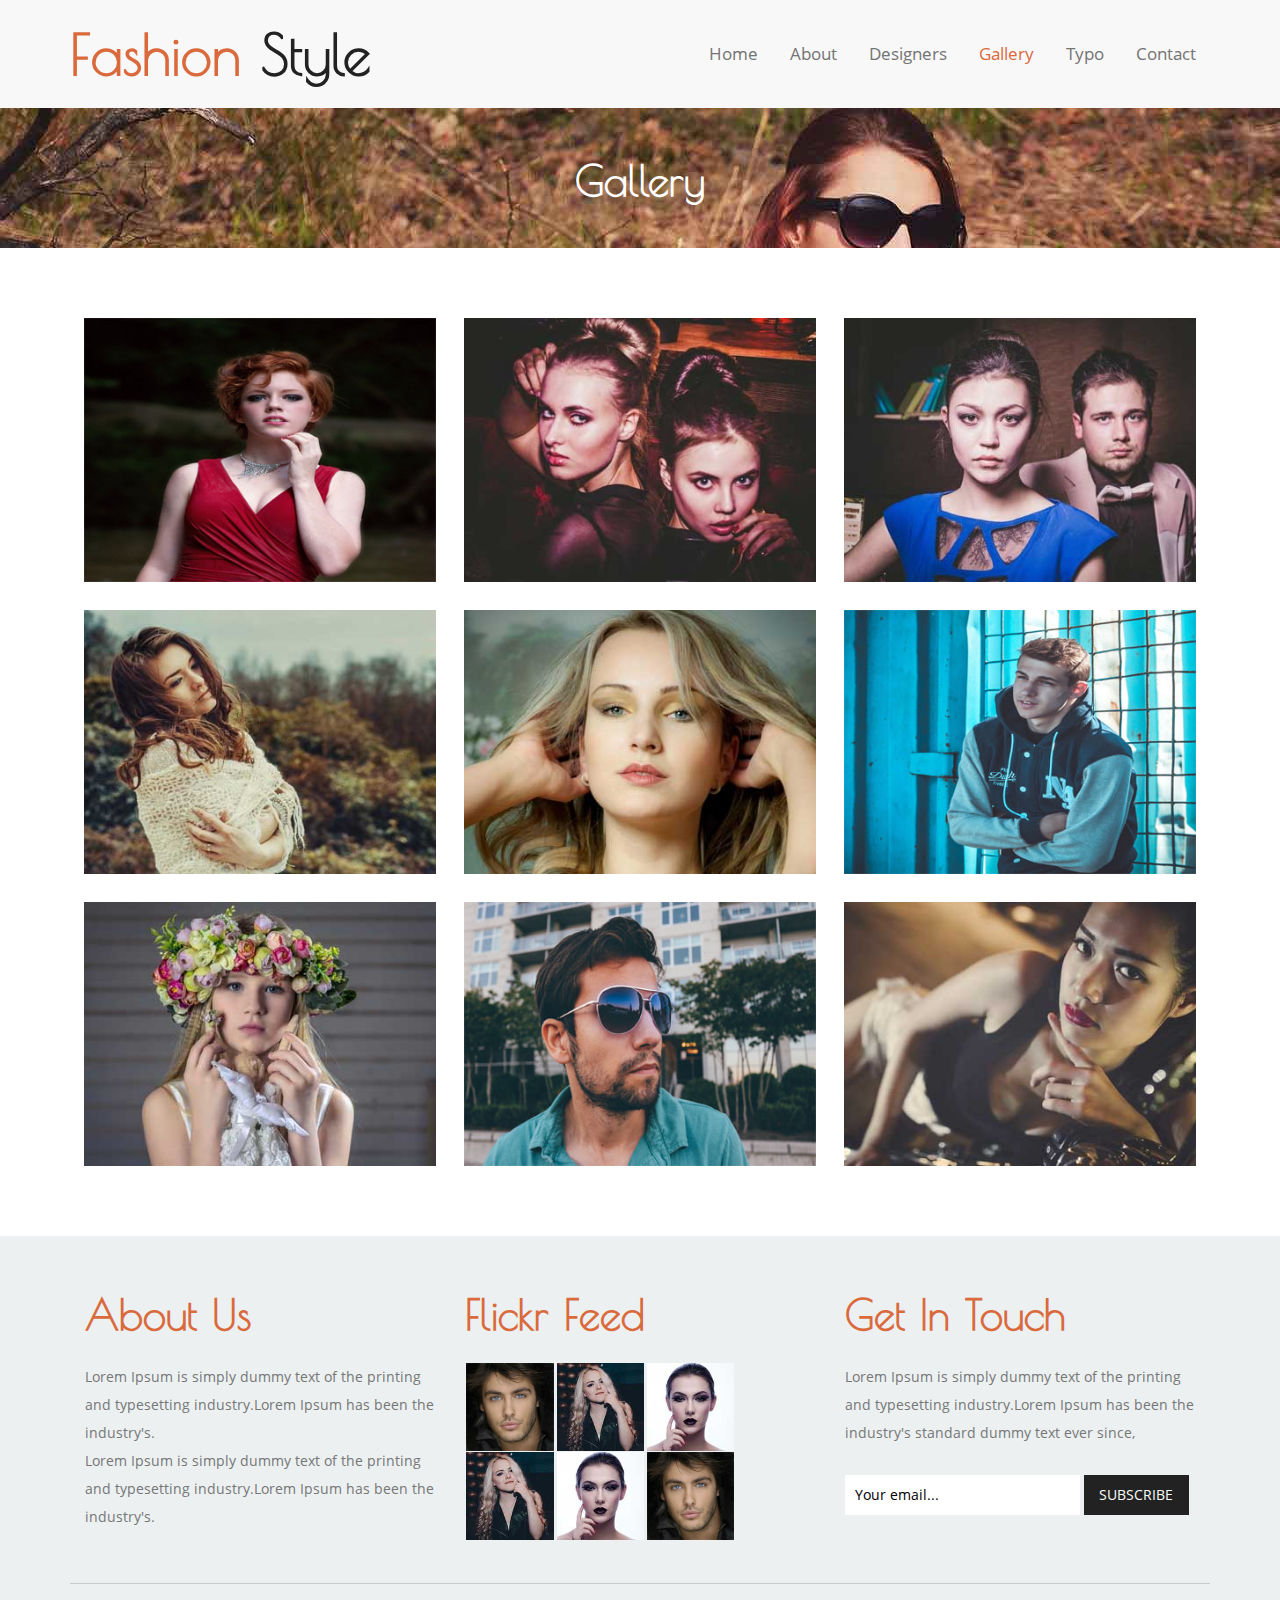
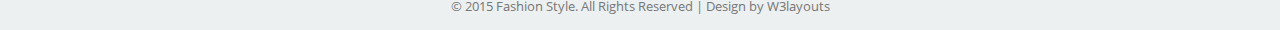
<file: gallery.html>
<!--
Au<!--
Author: W3layouts
Author URL: http://w3layouts.com
License: Creative Commons Attribution 3.0 Unported
License URL: http://creativecommons.org/licenses/by/3.0/
-->
<!DOCTYPE HTML>
<html>
<head>
<title>Fashion Style a Fashion Category Flat Bootstarp Responsive Website Template | Gallery :: w3layouts</title>
<link href="css/bootstrap.css" rel="stylesheet" type="text/css" media="all">
<link href="css/style.css" rel="stylesheet" type="text/css" media="all" />
<meta name="viewport" content="width=device-width, initial-scale=1">
<meta http-equiv="Content-Type" content="text/html; charset=utf-8" />
<meta name="keywords" content="Fashion Style Responsive web template, Bootstrap Web Templates, Flat Web Templates, Andriod Compatible web template, 
Smartphone Compatible web template, free webdesigns for Nokia, Samsung, LG, SonyErricsson, Motorola web design" />
<script type="application/x-javascript"> addEventListener("load", function() { setTimeout(hideURLbar, 0); }, false); function hideURLbar(){ window.scrollTo(0,1); } </script>
<script src="js/jquery-1.8.3.min.js"></script>
<!---- start-smoth-scrolling---->
<script type="text/javascript" src="js/move-top.js"></script>
<script type="text/javascript" src="js/easing.js"></script>
 <script type="text/javascript">
		jQuery(document).ready(function($) {
			$(".scroll").click(function(event){		
				event.preventDefault();
				$('html,body').animate({scrollTop:$(this.hash).offset().top},1200);
			});
		});
	</script>
<!---End-smoth-scrolling---->
<!---lightbox---->
<link rel="stylesheet" type="text/css" href="css/jquery.lightbox.css">
<script src="js/jquery.lightbox.js"></script>
<script>
  // Initiate Lightbox
  $(function() {
    $('.gallery a').lightbox(); 
  });
</script>
<!---lightbox---->
</head>
<body>
		<!--header-->
			<div class="header">
				<div class="container">
					<div class="header-top">
						<div class="logo">
							<a href="index.html">Fashion <span>Style</span></a>
						</div>
						<div class="top-menu">
						<span class="menu"><img src="images/nav.png" alt=""/> </span>
							<ul>
								<li><a href="index.html">home</a></li>
								<li><a href="about.html">about</a></li>
								<li><a href="designers.html">designers</a></li>
								<li><a href="gallery.html" class="active">gallery</a></li>
								<li><a href="typo.html">typo</a></li>
								<li><a href="contact.html">contact</a></li>
							</ul>
						</div>
						 <!--script-nav-->
						 <script>
						 $("span.menu").click(function(){
						 $(".top-menu ul").slideToggle("slow" , function(){
						 });
						 });
						 </script>
						<div class="clerfix"></div>
					</div>
				</div>
			</div>
		<!--header-->
		<div class="header-banner">
			<div class="container">
				<h3>gallery</h3>
			</div>
			</div>
			<!--fashion-->
				<div class="content">
					<div class="fashion-section">
					<div class="container">
				<div class="fashion-grids">
				<div class="col-md-4 fashion-grid">
					<div class="gallery">
						<a class="mask" href="images/p10.jpg"><img src="images/p10.jpg" class="img-responsive zoom-img" alt="/" title="image-name"></a>
					</div>	
				</div>
				<div class="col-md-4 fashion-grid">
					<div class="gallery">
						<a class="mask" href="images/p11.jpg"><img src="images/p11.jpg" class="img-responsive zoom-img" alt="/" title="image-name"></a>
					</div>	
				</div>
				<div class="col-md-4 fashion-grid">
					<div class="gallery">
						<a class="mask" href="images/p12.jpg"><img src="images/p12.jpg" class="img-responsive zoom-img" alt="/" title="image-name"></a>
					</div>	
				</div>
				<div class="clearfix"> </div>
			</div>
			<div class="fashion-grids">
				<div class="col-md-4 fashion-grid">
					<div class="gallery">
						<a class="mask" href="images/p13.jpg"><img src="images/p13.jpg" class="img-responsive zoom-img" alt="/" title="image-name"></a>
					</div>	
				</div>
				<div class="col-md-4 fashion-grid">
					<div class="gallery">
						<a class="mask" href="images/p14.jpg"><img src="images/p14.jpg" class="img-responsive zoom-img" alt="/" title="image-name"></a>
					</div>	
				</div>
				<div class="col-md-4 fashion-grid">
					<div class="gallery">
						<a class="mask" href="images/p15.jpg"><img src="images/p15.jpg" class="img-responsive zoom-img" alt="/" title="image-name"></a>
					</div>	
				</div>
				<div class="clearfix"> </div>
			</div>
			<div class="fashion-grids">
				<div class="col-md-4 fashion-grid">
					<div class="gallery">
							<a class="mask" href="images/p16.jpg"><img src="images/p16.jpg" class="img-responsive zoom-img" alt="/" title="image-name"></a>
						</div>	
				</div>
				<div class="col-md-4 fashion-grid">
					<div class="gallery">
							<a class="mask" href="images/p17.jpg"><img src="images/p17.jpg" class="img-responsive zoom-img" alt="/" title="image-name"></a>
						</div>	
				</div>
				<div class="col-md-4 fashion-grid">
					<div class="gallery">
							<a class="mask" href="images/p18.jpg"><img src="images/p18.jpg" class="img-responsive zoom-img" alt="/" title="image-name"></a>
						</div>	
				</div>
				<div class="clearfix"> </div>
			</div>
		</div>
	</div>
</div>
<!--fashion-->
				<!--footer-->
			<div class="footer text-center">
				<div class="container">
					<div class="footer-grids">
						<div class="col-md-4 footer-text">  
							<h3>About Us</h3>
							<p>Lorem Ipsum is simply dummy text of the printing and typesetting industry.Lorem Ipsum has been the industry's.</p>
							<p>Lorem Ipsum is simply dummy text of the printing and typesetting industry.Lorem Ipsum has been the industry's.</p>
						</div>
						<div class="col-md-4 footer-flickr">
							<h3>Flickr Feed</h3>
							<div class="flickr-grids">
							<div class="flickr-grid">
								<a href="#"><img src="images/t1.jpg" alt=""/></a>
							</div>
							<div class="flickr-grid">
								<a href="#"><img src="images/c2.jpg" alt=""/></a>
							</div>
							<div class="flickr-grid">
								<a href="#"><img src="images/c1.jpg" alt=""/></a>
							</div>
								<div class="clearfix"> </div>
										
							<div class="flickr-grid">
								<a href="#"><img src="images/c2.jpg" alt=""/></a>
							</div>
							<div class="flickr-grid">
							   <a href="#"><img src="images/c1.jpg" alt=""/></a>
							</div>
							<div class="flickr-grid">
							   <a href="#"><img src="images/t1.jpg" alt=""/></a>
							</div>
								<div class="clearfix"> </div>
						</div>
					</div>
						<div class="col-md-4 footer-info">
							<h3>Get In Touch</h3>
							<p>Lorem Ipsum is simply dummy text of the printing and typesetting industry.Lorem Ipsum has been the industry's standard dummy text ever since, </p>
							<div class="support">
								<form>
									<input type="text" value="Your email..." onfocus="this.value='';" onblur="if (this.value == '') {this.value ='Enter your email';}">
									<input type="submit" value="SUBSCRIBE">
								</form>
							</div>
					</div>
					<div class="clearfix"> </div>
				</div>
					<div class="copy">
						<p>&copy; 2015 Fashion Style. All Rights Reserved | Design by <a href="http://w3layouts.com/">W3layouts</a> </p>
					</div>
					<script type="text/javascript">
						$(document).ready(function() {
							/*
							var defaults = {
					  			containerID: 'toTop', // fading element id
								containerHoverID: 'toTopHover', // fading element hover id
								scrollSpeed: 1200,
								easingType: 'linear' 
					 		};
							*/
							
							$().UItoTop({ easingType: 'easeOutQuart' });
							
						});
					</script>
				<a href="#head" id="toTop" style="display: block;"> <span id="toTopHover" style="opacity: 1;"> </span></a>
				</div>
			</div>	
<!--footer-->			
</body>
</html>
</file>
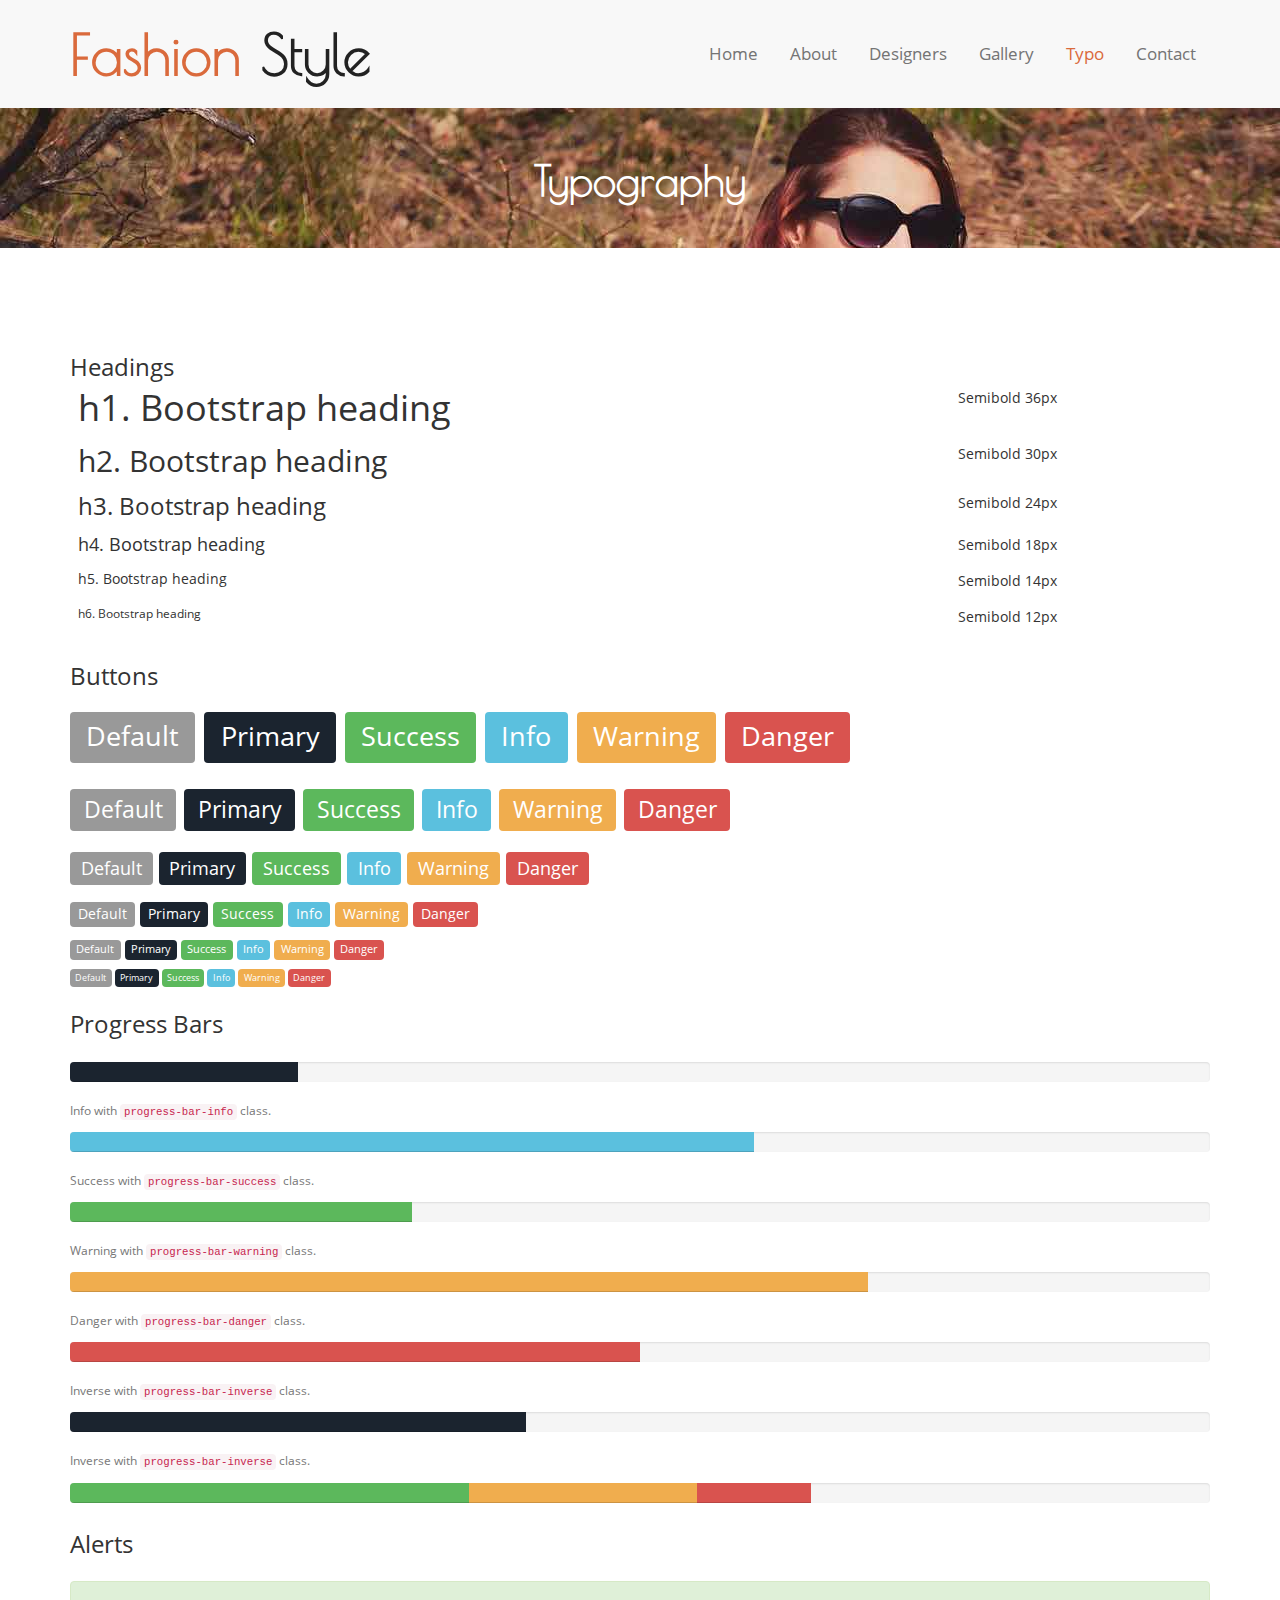
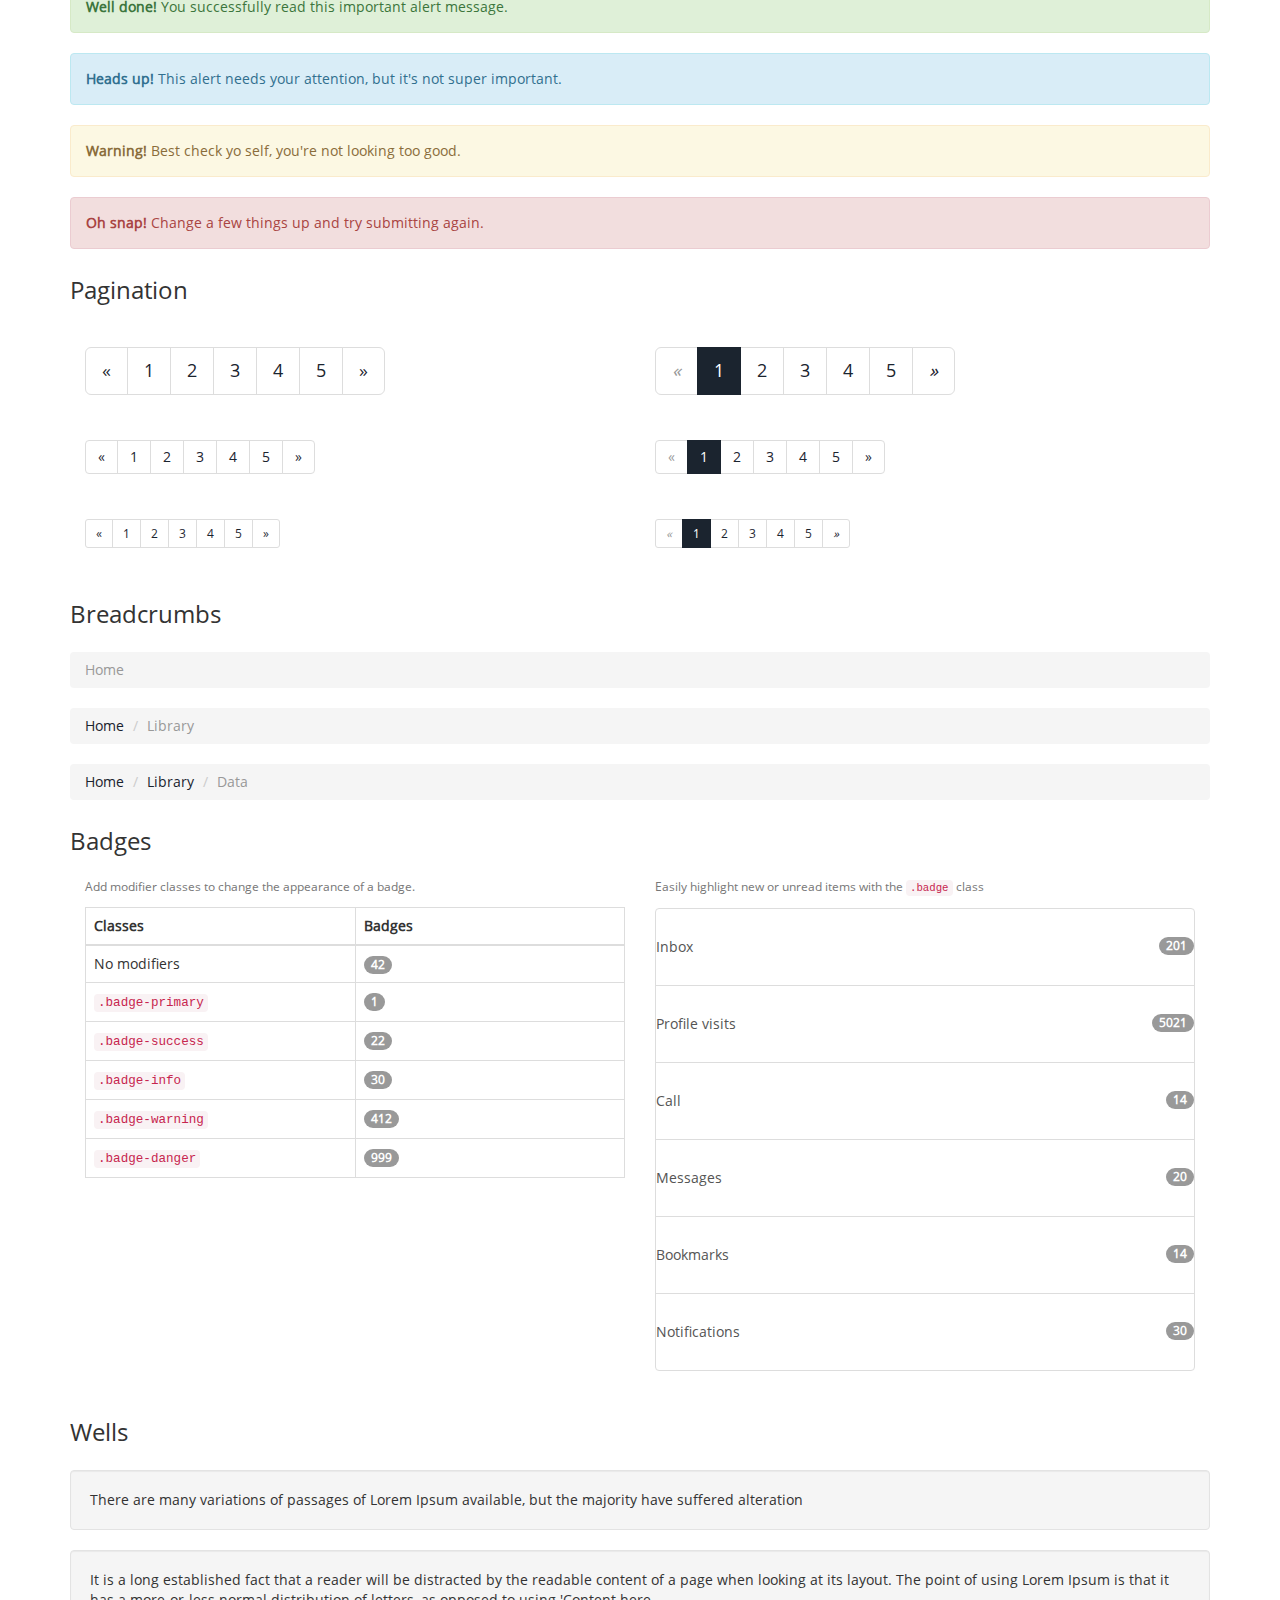
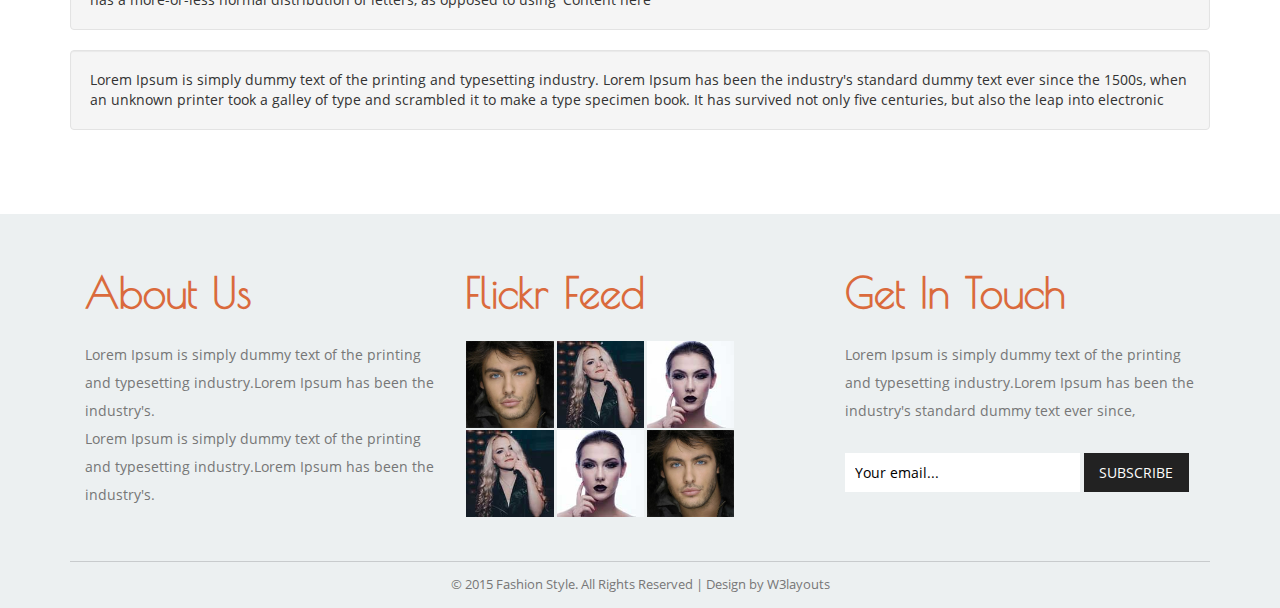
<file: typo.html>
<!--
Au<!--
Author: W3layouts
Author URL: http://w3layouts.com
License: Creative Commons Attribution 3.0 Unported
License URL: http://creativecommons.org/licenses/by/3.0/
-->
<!DOCTYPE HTML>
<html>
<head>
<title>Fashion Style a Fashion Category Flat Bootstarp Responsive Website Template | Typography :: w3layouts</title>
<link href="css/bootstrap.css" rel="stylesheet" type="text/css" media="all">
<link href="css/style.css" rel="stylesheet" type="text/css" media="all" />
<meta name="viewport" content="width=device-width, initial-scale=1">
<meta http-equiv="Content-Type" content="text/html; charset=utf-8" />
<meta name="keywords" content="Fashion Style Responsive web template, Bootstrap Web Templates, Flat Web Templates, Andriod Compatible web template, 
Smartphone Compatible web template, free webdesigns for Nokia, Samsung, LG, SonyErricsson, Motorola web design" />
<script type="application/x-javascript"> addEventListener("load", function() { setTimeout(hideURLbar, 0); }, false); function hideURLbar(){ window.scrollTo(0,1); } </script>
<script src="js/jquery-1.8.3.min.js"></script>
<!---- start-smoth-scrolling---->
<script type="text/javascript" src="js/move-top.js"></script>
<script type="text/javascript" src="js/easing.js"></script>
 <script type="text/javascript">
		jQuery(document).ready(function($) {
			$(".scroll").click(function(event){		
				event.preventDefault();
				$('html,body').animate({scrollTop:$(this.hash).offset().top},1200);
			});
		});
	</script>
<!---End-smoth-scrolling---->
<!---lightbox---->
<link rel="stylesheet" type="text/css" href="css/jquery.lightbox.css">
<script src="js/jquery.lightbox.js"></script>
<script>
  // Initiate Lightbox
  $(function() {
    $('.gallery a').lightbox(); 
  });
</script>
<!---lightbox---->
</head>
<body>
		<!--header-->
			<div class="header">
				<div class="container">
					<div class="header-top">
						<div class="logo">
							<a href="index.html">Fashion <span>Style</span></a>
						</div>
						<div class="top-menu">
						<span class="menu"><img src="images/nav.png" alt=""/> </span>
							<ul>
								<li><a href="index.html">home</a></li>
								<li><a href="about.html">about</a></li>
								<li><a href="designers.html">designers</a></li>
								<li><a href="gallery.html">gallery</a></li>
								<li><a href="typo.html" class="active">typo</a></li>
								<li><a href="contact.html">contact</a></li>
							</ul>
						</div>
						 <!--script-nav-->
						 <script>
						 $("span.menu").click(function(){
						 $(".top-menu ul").slideToggle("slow" , function(){
						 });
						 });
						 </script>
						<div class="clerfix"></div>
					</div>
				</div>
			</div>
		<!--header-->
		<div class="header-banner">
			<div class="container">
				<h3>Typography</h3>
			</div>
			</div>
		<div class="content">
				<!--typography-page -->
	<div class="typo">
	<div class="container">
		<div class="grid_3 grid_4">
				<h3>Headings</h3>
				<div class="bs-example">
					<table class="table">
						<tbody>
							<tr>
								<td><h1 id="h1.-bootstrap-heading">h1. Bootstrap heading<a class="anchorjs-link" href="#h1.-bootstrap-heading"><span class="anchorjs-icon"></span></a></h1></td>
								<td class="type-info">Semibold 36px</td>
							</tr>
							<tr>
								<td><h2 id="h2.-bootstrap-heading">h2. Bootstrap heading<a class="anchorjs-link" href="#h2.-bootstrap-heading"><span class="anchorjs-icon"></span></a></h2></td>
								<td class="type-info">Semibold 30px</td>
							</tr>
							<tr>
								<td><h3 id="h3.-bootstrap-heading">h3. Bootstrap heading<a class="anchorjs-link" href="#h3.-bootstrap-heading"><span class="anchorjs-icon"></span></a></h3></td>
								<td class="type-info">Semibold 24px</td>
							</tr>
							<tr>
								<td><h4 id="h4.-bootstrap-heading">h4. Bootstrap heading<a class="anchorjs-link" href="#h4.-bootstrap-heading"><span class="anchorjs-icon"></span></a></h4></td>
								<td class="type-info">Semibold 18px</td>
							</tr>
							<tr>
								<td><h5 id="h5.-bootstrap-heading">h5. Bootstrap heading<a class="anchorjs-link" href="#h5.-bootstrap-heading"><span class="anchorjs-icon"></span></a></h5></td>
								<td class="type-info">Semibold 14px</td>
							</tr>
							<tr>
								<td><h6>h6. Bootstrap heading</h6></td>
								<td class="type-info">Semibold 12px</td>
							</tr>
						</tbody>
					</table>
				</div>
			</div>
			<div class="grid_3 grid_5">
				<h3>Buttons</h3>
				<h1>
					<a href="#"><span class="label label-default">Default</span></a>
					<a href="#"><span class="label label-primary">Primary</span></a>
					<a href="#"><span class="label label-success">Success</span></a>
					<a href="#"><span class="label label-info">Info</span></a>
					<a href="#"><span class="label label-warning">Warning</span></a>
					<a href="#"><span class="label label-danger">Danger</span></a>
				</h1>
				<h2>
					<a href="#"><span class="label label-default">Default</span></a>
					<a href="#"><span class="label label-primary">Primary</span></a>
					<a href="#"><span class="label label-success">Success</span></a>
					<a href="#"><span class="label label-info">Info</span></a>
					<a href="#"><span class="label label-warning">Warning</span></a>
					<a href="#"><span class="label label-danger">Danger</span></a>
				</h2>
				<h3>
					<a href="#"><span class="label label-default">Default</span></a>
					<a href="#"><span class="label label-primary">Primary</span></a>
					<a href="#"><span class="label label-success">Success</span></a>
					<a href="#"><span class="label label-info">Info</span></a>
					<a href="#"><span class="label label-warning">Warning</span></a>
					<a href="#"><span class="label label-danger">Danger</span></a>
				</h3>
				<h4>
					<a href="#"><span class="label label-default">Default</span></a>
					<a href="#"><span class="label label-primary">Primary</span></a>
					<a href="#"><span class="label label-success">Success</span></a>
					<a href="#"><span class="label label-info">Info</span></a>
					<a href="#"><span class="label label-warning">Warning</span></a>
					<a href="#"><span class="label label-danger">Danger</span></a>
				</h4>
				<h5>
					<a href="#"><span class="label label-default">Default</span></a>
					<a href="#"><span class="label label-primary">Primary</span></a>
					<a href="#"><span class="label label-success">Success</span></a>
					<a href="#"><span class="label label-info">Info</span></a>
					<a href="#"><span class="label label-warning">Warning</span></a>
					<a href="#"><span class="label label-danger">Danger</span></a>
				</h5>
				<h6>
					<a href="#"><span class="label label-default">Default</span></a>
					<a href="#"><span class="label label-primary">Primary</span></a>
					<a href="#"><span class="label label-success">Success</span></a>
					<a href="#"><span class="label label-info">Info</span></a>
					<a href="#"><span class="label label-warning">Warning</span></a>
					<a href="#"><span class="label label-danger">Danger</span></a>
				</h6>
			</div>			   
			<div class="grid_3 grid_5">
				<h3>Progress Bars</h3>
				<div class="tab-content">
					<div class="tab-pane active" id="domprogress">
						<div class="progress">    
							<div class="progress-bar progress-bar-primary" style="width: 20%"></div>
						</div>
						<p>Info with <code>progress-bar-info</code> class.</p>
						<div class="progress">    
							<div class="progress-bar progress-bar-info" style="width: 60%"></div>
						</div>
						<p>Success with <code>progress-bar-success</code> class.</p>
						<div class="progress">
							<div class="progress-bar progress-bar-success" style="width: 30%"></div>
						</div>
						<p>Warning with <code>progress-bar-warning</code> class.</p>
						<div class="progress">
							<div class="progress-bar progress-bar-warning" style="width: 70%"></div>
						</div>
						<p>Danger with <code>progress-bar-danger</code> class.</p>
						<div class="progress">
							<div class="progress-bar progress-bar-danger" style="width: 50%"></div>
						</div>
						<p>Inverse with <code>progress-bar-inverse</code> class.</p>
						<div class="progress">
							<div class="progress-bar progress-bar-inverse" style="width: 40%"></div>
						</div>
						<p>Inverse with <code>progress-bar-inverse</code> class.</p>
						<div class="progress">
							<div class="progress-bar progress-bar-success" style="width: 35%"><span class="sr-only">35% Complete (success)</span></div>
							<div class="progress-bar progress-bar-warning" style="width: 20%"><span class="sr-only">20% Complete (warning)</span></div>
							<div class="progress-bar progress-bar-danger" style="width: 10%"><span class="sr-only">10% Complete (danger)</span></div>
						</div>
					</div>
				</div>
			</div>
			<div class="grid_3 grid_5">
				<h3>Alerts</h3>
				<div class="alert alert-success" role="alert">
					<strong>Well done!</strong> You successfully read this important alert message.
				</div>
				<div class="alert alert-info" role="alert">
					<strong>Heads up!</strong> This alert needs your attention, but it's not super important.
				</div>
				<div class="alert alert-warning" role="alert">
					<strong>Warning!</strong> Best check yo self, you're not looking too good.
				</div>
				<div class="alert alert-danger" role="alert">
					<strong>Oh snap!</strong> Change a few things up and try submitting again.
				</div>
			</div>
			<div class="grid_3 grid_5">
				<h3>Pagination</h3>
				<div class="col-md-6">
					<nav>
						<ul class="pagination pagination-lg">
							<li><a href="#" aria-label="Previous"><span aria-hidden="true">«</span></a></li>
							<li><a href="#">1</a></li>
							<li><a href="#">2</a></li>
							<li><a href="#">3</a></li>
							<li><a href="#">4</a></li>
							<li><a href="#">5</a></li>
							<li><a href="#" aria-label="Next"><span aria-hidden="true">»</span></a></li>
						</ul>
					</nav>
					<nav>
						<ul class="pagination">
							<li><a href="#" aria-label="Previous"><span aria-hidden="true">«</span></a></li>
							<li><a href="#">1</a></li>
							<li><a href="#">2</a></li>
							<li><a href="#">3</a></li>
							<li><a href="#">4</a></li>
							<li><a href="#">5</a></li>
							<li><a href="#" aria-label="Next"><span aria-hidden="true">»</span></a></li>
						</ul>
					</nav>
					<nav>
						<ul class="pagination pagination-sm">
							<li><a href="#" aria-label="Previous"><span aria-hidden="true">«</span></a></li>
							<li><a href="#">1</a></li>
							<li><a href="#">2</a></li>
							<li><a href="#">3</a></li>
							<li><a href="#">4</a></li>
							<li><a href="#">5</a></li>
							<li><a href="#" aria-label="Next"><span aria-hidden="true">»</span></a></li>
						</ul>
					</nav>
				</div>
				<div class="col-md-6">
					<ul class="pagination pagination-lg">
						<li class="disabled"><a href="#"><i class="fa fa-angle-left">«</i></a></li>
						<li class="active"><a href="#">1</a></li>
						<li><a href="#">2</a></li>
						<li><a href="#">3</a></li>
						<li><a href="#">4</a></li>
						<li><a href="#">5</a></li>
						<li><a href="#"><i class="fa fa-angle-right">»</i></a></li>
					</ul>
					<nav>
						<ul class="pagination">
							<li class="disabled"><a href="#" aria-label="Previous"><span aria-hidden="true">«</span></a></li>
							<li class="active"><a href="#">1 <span class="sr-only">(current)</span></a></li>
							<li><a href="#">2</a></li>
							<li><a href="#">3</a></li>
							<li><a href="#">4</a></li>
							<li><a href="#">5</a></li>
							<li><a href="#" aria-label="Next"><span aria-hidden="true">»</span></a></li>
						</ul>
					</nav>
					<ul class="pagination pagination-sm">
						<li class="disabled"><a href="#"><i class="fa fa-angle-left">«</i></a></li>
						<li class="active"><a href="#">1</a></li>
						<li><a href="#">2</a></li>
						<li><a href="#">3</a></li>
						<li><a href="#">4</a></li>
						<li><a href="#">5</a></li>
						<li><a href="#"><i class="fa fa-angle-right">»</i></a></li>
					</ul>
				</div>
				<div class="clearfix"> </div>
			</div>
			<div class="grid_3 grid_5">
				<h3>Breadcrumbs</h3>
				<ol class="breadcrumb">
					<li class="active">Home</li>
				</ol>
				<ol class="breadcrumb">
					<li><a href="#">Home</a></li>
					<li class="active">Library</li>
				</ol>
				<ol class="breadcrumb">
					<li><a href="#">Home</a></li>
					<li><a href="#">Library</a></li>
					<li class="active">Data</li>
				</ol>
			</div>
			<div class="grid_3 grid_5">
				<h3>Badges</h3>
				<div class="col-md-6">
					<p>Add modifier classes to change the appearance of a badge.</p>
					<table class="table table-bordered">
						<thead>
							<tr>
								<th width="50%">Classes</th>
								<th width="50%">Badges</th>
							</tr>
						</thead>
						<tbody>
							<tr>
								<td>No modifiers</td>
								<td><span class="badge">42</span></td>
							</tr>
							<tr>
								<td><code>.badge-primary</code></td>
								<td><span class="badge badge-primary">1</span></td>
							</tr>
							<tr>
								<td><code>.badge-success</code></td>
								<td><span class="badge badge-success">22</span></td>
							</tr>
							<tr>
								<td><code>.badge-info</code></td>
								<td><span class="badge badge-info">30</span></td>
							</tr>
							<tr>
								<td><code>.badge-warning</code></td>
								<td><span class="badge badge-warning">412</span></td>
							</tr>
							<tr>
								<td><code>.badge-danger</code></td>
								<td><span class="badge badge-danger">999</span></td>
							</tr>
						</tbody>
					</table>                    
				</div>
				<div class="col-md-6">
					<p>Easily highlight new or unread items with the <code>.badge</code> class</p>
					<div class="list-group list-group-alternate"> 
						<a href="#" class="list-group-item"><span class="badge">201</span> <i class="ti ti-email"></i> Inbox </a> 
						<a href="#" class="list-group-item"><span class="badge badge-primary">5021</span> <i class="ti ti-eye"></i> Profile visits </a> 
						<a href="#" class="list-group-item"><span class="badge">14</span> <i class="ti ti-headphone-alt"></i> Call </a> 
						<a href="#" class="list-group-item"><span class="badge">20</span> <i class="ti ti-comments"></i> Messages </a> 
						<a href="#" class="list-group-item"><span class="badge badge-warning">14</span> <i class="ti ti-bookmark"></i> Bookmarks </a> 
						<a href="#" class="list-group-item"><span class="badge badge-danger">30</span> <i class="ti ti-bell"></i> Notifications </a> 
					</div>
				</div>
			   <div class="clearfix"> </div>
			</div>	 
			<div class="grid_3 grid_5">
				<h3>Wells</h3>
				<div class="well">
					There are many variations of passages of Lorem Ipsum available, but the majority have suffered alteration
				</div>
				<div class="well">
					It is a long established fact that a reader will be distracted by the readable content of a page when looking at its layout. The point of using Lorem Ipsum is that it has a more-or-less normal distribution of letters, as opposed to using 'Content here
				</div>
				<div class="well">
						Lorem Ipsum is simply dummy text of the printing and typesetting industry. Lorem Ipsum has been the industry's standard dummy text ever since the 1500s, when an unknown printer took a galley of type and scrambled it to make a type specimen book. It has survived not only five centuries, but also the leap into electronic
				</div>
				</div>
			</div>
		</div>
	</div>
</div>
<!-- //typography-page -->
<!--footer-->
			<div class="footer text-center">
				<div class="container">
					<div class="footer-grids">
						<div class="col-md-4 footer-text">  
							<h3>About Us</h3>
							<p>Lorem Ipsum is simply dummy text of the printing and typesetting industry.Lorem Ipsum has been the industry's.</p>
							<p>Lorem Ipsum is simply dummy text of the printing and typesetting industry.Lorem Ipsum has been the industry's.</p>
						</div>
						<div class="col-md-4 footer-flickr">
							<h3>Flickr Feed</h3>
							<div class="flickr-grids">
							<div class="flickr-grid">
								<a href="#"><img src="images/t1.jpg" alt=""/></a>
							</div>
							<div class="flickr-grid">
								<a href="#"><img src="images/c2.jpg" alt=""/></a>
							</div>
							<div class="flickr-grid">
								<a href="#"><img src="images/c1.jpg" alt=""/></a>
							</div>
								<div class="clearfix"> </div>
										
							<div class="flickr-grid">
								<a href="#"><img src="images/c2.jpg" alt=""/></a>
							</div>
							<div class="flickr-grid">
							   <a href="#"><img src="images/c1.jpg" alt=""/></a>
							</div>
							<div class="flickr-grid">
							   <a href="#"><img src="images/t1.jpg" alt=""/></a>
							</div>
								<div class="clearfix"> </div>
						</div>
					</div>
						<div class="col-md-4 footer-info">
							<h3>Get In Touch</h3>
							<p>Lorem Ipsum is simply dummy text of the printing and typesetting industry.Lorem Ipsum has been the industry's standard dummy text ever since, </p>
							<div class="support">
								<form>
									<input type="text" value="Your email..." onfocus="this.value='';" onblur="if (this.value == '') {this.value ='Enter your email';}">
									<input type="submit" value="SUBSCRIBE">
								</form>
							</div>
					</div>
					<div class="clearfix"> </div>
				</div>
					<div class="copy">
						<p>&copy; 2015 Fashion Style. All Rights Reserved | Design by <a href="http://w3layouts.com/">W3layouts</a> </p>
					</div>
					<script type="text/javascript">
						$(document).ready(function() {
							/*
							var defaults = {
					  			containerID: 'toTop', // fading element id
								containerHoverID: 'toTopHover', // fading element hover id
								scrollSpeed: 1200,
								easingType: 'linear' 
					 		};
							*/
							
							$().UItoTop({ easingType: 'easeOutQuart' });
							
						});
					</script>
				<a href="#head" id="toTop" style="display: block;"> <span id="toTopHover" style="opacity: 1;"> </span></a>
				</div>
			</div>	
<!--footer-->			
</body>
</html>
</file>
<file: css/style.css>
/*--
Author: W3layouts
Author URL: http://w3layouts.com
License: Creative Commons Attribution 3.0 Unported
License URL: http://creativecommons.org/licenses/by/3.0/
--*/
@font-face {
    font-family: 'PoiretOne-Regular';
    src:url(../fonts/PoiretOne-Regular.ttf) format('truetype');
}
@font-face {
    font-family: 'OpenSans-Regular';
    src:url(../fonts/OpenSans-Regular.ttf) format('truetype');
}
body a{
    transition:0.5s all;
	-webkit-transition:0.5s all;
	-moz-transition:0.5s all;
	-o-transition:0.5s all;
	-ms-transition:0.5s all;
}
input[type="button"]{
	transition:0.5s all;
	-webkit-transition:0.5s all;
	-moz-transition:0.5s all;
	-o-transition:0.5s all;
	-ms-transition:0.5s all;
}

h1,h2,h3,h4,h5,h6{
	padding:0 0;
	margin:0 0;
}
p{
	padding:0 0;
	margin:0 0;
}
ul{
	padding:0 0;
	margin:0 0;	
}
body{
	padding:0 0;
	margin:0 0; 
	font-family: 'OpenSans-Regular'
}
.header {
  background-color: #f8f8f8;
    padding: 1em 0;
}
.logo {
  float: left;
}
.logo a {
  display: block;
  font-size: 4em;
  text-decoration: none;
  font-family: 'PoiretOne-Regular';
  color: #DA6A3C;
  font-weight: 600;
 }
.logo span {
  color: #222;
}
.top-menu{
  float:right;
  margin-top:1.5em;
}
.top-menu ul li{
display:inline-block;
margin:0.5em 1em;
}
.top-menu ul li a.active {
  color: #DA6A3C;
}
.top-menu ul li a:hover {
  color: #DA6A3C;
}
.top-menu ul li a {
  font-size: 1.2em;
  text-decoration: none;
  text-transform: capitalize;
  color:#747474;
}
span.menu {
  display: none;
}
.bottom-banner{
background:url(../images/banner1.jpg) no-repeat 0px 0px;
background-size:cover;
min-height:722px;
}
.banner-text {
  width: 50%;
  margin: 20em 0 0 0;
}
.banner-text h1 {
  font-size: 4em;
  color: #fff;
   font-family: 'PoiretOne-Regular';
  text-transform: capitalize;
   font-weight: 600;
}
.banner-text p {
  font-size: 1.2em;
  margin: 1em 0;
  line-height: 1.8em;
  color: #fff;
}
a.button {
  font-size: 1em;
  text-decoration: none;
  text-transform: capitalize;
  background: #222;
  padding: 0.5em 1em;
  color: #fff;
}
a.button:hover {
  background: #DA6A3C;
}
.welcome {
  padding: 4em 0;
  text-align: center;
  background:#fff;
}
.welcome h3 {
  font-size: 3em;
   font-family: 'PoiretOne-Regular';
  text-transform: capitalize;
  color: #DA6A3C;
    font-weight: 600;
}
.welcome-grids{
margin-top:3em;
}
.welcome p {
  font-size: 1em;
  line-height: 1.8em;
  text-align: left;
    color: #777;
	margin-top:1em;
}
.welcome-grid h4 {
	font-size: 1.5em;
  font-weight: 400;
  color: #fff;
}
.welcome-grid figure {
	position: relative;
	float: left;
	overflow: hidden;
	text-align: center;
	cursor: pointer;
	width:100%;
}
.welcome-grid figure img {
	position: relative;
	display: block;
}

.welcome-grid figure figcaption {
	padding: 2em;
	color: #fff;
	font-size: 1.25em;
	-webkit-backface-visibility: hidden;
	-moz-backface-visibility: hidden;
	-o-backface-visibility: hidden;
	-ms-backface-visibility: hidden;
	backface-visibility: hidden;
}
.welcome-grid figure figcaption::before,
.welcome-grid figure figcaption::after {
	pointer-events: none;
}

.welcome-grid figure figcaption{
	position: absolute;
	top: 0;
	left: 0;
	width: 100%;
	height: 100%;
}
figure.effect-bubba {
	background: #6d6e70;
	  margin-top: 1em;
}
figure.effect-bubba:hover img {
	opacity: 0.3;
}

figure.effect-bubba figcaption::before,
figure.effect-bubba figcaption::after {
	position: absolute;
	top: 30px;
	right: 30px;
	bottom: 30px;
	left: 30px;
	content: '';
	opacity: 0;
	-webkit-transition: opacity 0.35s,-webkit-transform 0.35s;	
	-moz-transition: opacity 0.35s, -moz-transform 0.35s;
	-o-transition: opacity 0.35s, -o-transform 0.35s;
	-ms-transition: opacity 0.35s, -ms-transform 0.35s;
	transition: opacity 0.35s, transform 0.35s;
}

figure.effect-bubba figcaption::before {
	border-top: 1px solid #fff;
	border-bottom: 1px solid #fff;
	-webkit-transform: scale(0,1);
	-moz-transform: scale(0,1); 
	-o-transform: scale(0,1);
	-ms-transform: scale(0,1);
	transform: scale(0,1);
}

figure.effect-bubba figcaption::after {
	border-right: 1px solid #fff;
	border-left: 1px solid #fff;
	-webkit-transform: scale(1,0);
	-moz-transform: scale(1,0);
	-o-transform: scale(1,0);
	-ms-transform: scale(1,0);
	transform: scale(1,0);
}

figure.effect-bubba h4 {
	padding-top: 16%;
	-webkit-transition: transform 0.35s;
	-moz-transition: transform 0.35s;
	-o-transition: -o-transform 0.35s;
	-ms-transition: -ms-transform 0.35s;
	transition: transform 0.35s;
	-webkit-transform: translate3d(0,-20px,0);
	-moz-transform: translate3d(0,-20px,0);
	-o-transform: translate3d(0,-20px,0);
	-ms-transform: translate3d(0,-20px,0);
	transform: translate3d(0,-20px,0);
	opacity:0;
}

figure.effect-bubba p {
	padding: 20px 2.5em;
	opacity: 0;
	-webkit-transition: opacity 0.35s, -webkit-transform 0.35s;
	-moz-transition: opacity 0.35s, -moz-transform 0.35s;
	-o-transition: opacity 0.35s, -o-transform 0.35s;
	-ms-transition: opacity 0.35s, -ms-transform 0.35s;
	transition: opacity 0.35s, transform 0.35s;
	-webkit-transform: translate3d(0,20px,0);
	-moz-transform: translate3d(0,20px,0);
	-o-transform: translate3d(0,20px,0);
	-ms-transform: translate3d(0,20px,0);
	transform: translate3d(0,20px,0);
}

figure.effect-bubba:hover figcaption::before,
figure.effect-bubba:hover figcaption::after {
	opacity: 1;
	-webkit-transform: scale(1);
	-moz-transform: scale(1);
	-o-transform: scale(1);
	-ms-transform: scale(1);
	transform: scale(1);
}

figure.effect-bubba:hover h4,
figure.effect-bubba:hover p {
	opacity: 1;
	-webkit-transform: translate3d(0,0,0);
	-moz-transform: translate3d(0,0,0);
	-o-transform: translate3d(0,0,0);
	-ms-transform: translate3d(0,0,0);
	transform: translate3d(0,0,0);
}
.services-section {
  padding: 4em 0;
 background-color: #ecf0f1;
}
.services-section h3 {
  font-size: 3em;
   font-family: 'PoiretOne-Regular';
  text-transform: capitalize;
  color: #DA6A3C;
  text-align: center;
    font-weight: 600;
}
.service-icon {
  float: left;
  width: 18%;
  margin-right: 4%;
}
.service-heading {
  float: left;
  width: 78%;
    margin-top: .5em;
}
span.glyphicon.glyphicon-lock {
  font-size: 2.5em;
  color: #222;
}
span.glyphicon.glyphicon-heart-empty {
  font-size: 2.5em;
  color: #222;
}
span.glyphicon.glyphicon-move {
  font-size: 2.5em;
  color: #222;
}
span.glyphicon.glyphicon-camera{
  font-size: 2.5em;
  color: #222;
}
span.glyphicon.glyphicon-eye-open {
  font-size: 2.5em;
  color: #222;
}
span.glyphicon.glyphicon-user {
  font-size: 2.5em;
  color: #222;
}
.services-grid {
  margin-top: 3em;
}
.service-heading h4 {
  font-size: 1.8em;
  color: #222;
  text-transform: capitalize;
  font-weight:600;
  font-family: 'PoiretOne-Regular';
}
.services-grid p {
  font-size: 1em;
  line-height: 2em;
  color: #777;
  margin-top: .5em;
}
.featured {
  padding: 4em 0;
}
.featured  h3 {
  font-size: 3em;
   font-family: 'PoiretOne-Regular';
  text-transform: capitalize;
  color: #DA6A3C;
  text-align: center;
    font-weight: 600;
}
.featured-grids{
margin-top:3em;
}
.featured-grid h4 {
  font-size: 1.8em;
  color: #222;
   font-weight:600;
  text-transform: capitalize;
  margin: 0.5em 0 0.2em;
  font-family: 'PoiretOne-Regular';
}
.featured-grid p {
  font-size: 1em;
   color: #999;
}
a.mask {
  text-decoration: none;
  overflow: hidden;
  display: block;
}
img.zoom-img {
  -webkit-transform: scale(1, 1);
  -webkit-transition-timing-function: ease-out;
  -webkit-transition-duration: 250ms;
  -moz-transform: scale(1, 1);
  -moz-transition-timing-function: ease-out;
  -moz-transition-duration: 250ms;
}
img.zoom-img:hover {
  -webkit-transform: scale(1.1);
  -webkit-transition-timing-function: ease-out;
  -webkit-transition-duration: 750ms;
  -moz-transform: scale(1.1);
  -moz-transition-timing-function: ease-out;
  -moz-transition-duration: 750ms;
  overflow: hidden;
}
/*----- testimonials ----*/
.testimonials {
  padding: 4em 0;
  text-align: center;
  background: url(../images/banner2.jpg) no-repeat 0px 0px;
  background-size: cover;
  min-height: 400px;

}
.testimonials  h3 {
  font-size: 3em;
   font-family: 'PoiretOne-Regular';
  text-transform: capitalize;
  color: #fff;
    font-weight: 600;
}
.testimonials-center h4 {
  font-size: 1.8em;
  color: #fff;
   font-weight:600;
  text-transform: capitalize;
  margin: 0.5em 0 0.2em;
  font-family: 'PoiretOne-Regular';
}
.testimonials-center {
  width: 60%;
  margin: 1em auto 0;
}
.testimonials-center p{
font-size: 1.1em;
   color: #eee;
   line-height:1.8em;
   
}
/*----- testimonials ----*/
/*----- footer ----*/
.footer {
   background: #ecf0f1;
   padding: 4em 0 1em 0;
  text-align: left;
}
.footer-grids h3{
   font-size: 3em;
   font-family: 'PoiretOne-Regular';
  text-transform: capitalize;
  color: #DA6A3C;
  margin-bottom: .6em;
    font-weight: 600;
}
.footer-grids {
  padding-bottom: 3em;
}
.footer-grids p {
  font-size: 1em;
  color: #777;
  line-height: 2em;
}
.footer-text {
  float: left;
}
.footer-info {
  float: right;
}
.flickr-grid {
  float: left;
  width: 25%;
  margin: 0 0.1em 0.1em;
}
.flickr-grid a img {
  width: 100%;
}
.support input[type="text"] {
  width: 67%;
  padding: 0.7em;
  outline: none;
  color: #000;
  font-size: 1em;
  background-color: #fff;
  border:none;
  -webkit-appearance:none;
}
.support input[type="submit"]{
   width: 30%;
  color: #FFF;
  font-size: 1em;
  background:#222;
  border:none;
  outline: none;
  padding: 0.7em;
  webkit-appearance:none;
  outline:none;
}
.support input[type="submit"]:hover{
   background:#DA6A3C;
}
.support {
  margin-top: 2em;
}
.copy {
 border-top: 1px ridge rgba(11, 12, 16, 0.16); 
  padding-top: 1em;
  text-align:center;
}
.copy p {
  color: #777;
  font-size: 0.9em;
}
.copy p a {
   color: #777;
}
.copy p a:hover{
	 text-decoration: underline;
}
/*--top-move--*/
#toTop {
  display: none;
  text-decoration: none;
  position: fixed;
  bottom: 10px;
  right: 10px;
  overflow: hidden;
  width: 40px;
  height: 22px;
  border: none;
  text-indent: 100%;
  background: url(../images/move-top.png) no-repeat 0px 0px;
}
/*--about--*/
.header-banner {
  background: url("../images/banner3.jpg")no-repeat 0px 0px;
  background-size: cover;
  min-height: 140px;
}
.header-banner h3 {
 font-size: 3em;
   font-family: 'PoiretOne-Regular';
  text-transform: capitalize;
  color: #fff;
  text-align:center;
    padding-top: 1.2em;
	  font-weight: 600;
}
.about-section {
  padding: 4em 0;
}
.about-grid h3{
font-size: 3em;
   font-family: 'PoiretOne-Regular';
  text-transform: capitalize;
  color: #DA6A3C;
    margin-bottom: 0.5em;
	  font-weight: 600;
}
.about-grid h4 {
  font-size: 1.8em;
  color: #222;
  font-weight: 600;
  margin-bottom: 0.5em;
  font-family: 'PoiretOne-Regular';
}
.about-grid p {
  font-size: 1em;
  color: #777;
  line-height:1.8em;
  }
.about1 {
  margin: 1.5em 0;
}
.history1 {
  margin: 1.5em 0;
}
.history3 {
  margin: 1.5em 0 0;
}
.trend ul li {
  list-style: none;
}
.trend {
  margin-top: 2em;
}
.trend ul li a {
 font-size: 1em;
  text-decoration: none;
  line-height: 2.5em;
  color: #999;
  list-style: none;
  padding: 6px 24px;
  background: url(../images/list-arrow.png) no-repeat 0px 10px;
}
.trend ul li a:hover {
  color: #222;
}
.ourteam {
  padding: 0 0 4em;
}
.ourteam h3 {
  font-size: 3em;
   font-family: 'PoiretOne-Regular';
  text-transform: capitalize;
  color: #DA6A3C;
  text-align:center;
    font-weight: 600;
}
.history h4,.history1 h4,.history2 h4,.history3 h4 {
  font-size: 1.3em;
}
.team-grid h4{
  font-size: 1.8em;
  color: #222;
  font-weight: 600;
  margin: 0.6em 0 0.3em;
  text-transform: capitalize;
  font-family: 'PoiretOne-Regular';
}
.team-grid p {
  font-size: 1em;
  color: #555;
  text-align: left;
    line-height: 1.8em;
 }
.team-grids {
  margin-top: 3em;
}
.advantages {
  text-align: center;
  padding: 1em 0 4em;
}
.left-grid {
  float: left;
  width: 21%;
  margin-right: 2%;
}
.right-grid {
  float: left;
  width: 77%;
}
.left-grid p {
  background-color: #eee;
  color: #DA6A3C;
  background: #ECECEC;
  width: 60px;
  height: 60px;
  font-size: 1.5em;
  margin: 0;
  border-radius: 50%;
  text-align: center;
  padding-top: 0.6em;
}
.advantages h3 {
  font-size: 3em;
   font-family: 'PoiretOne-Regular';
  text-transform: capitalize;
  color: #DA6A3C;
  text-align:center;
    font-weight: 600;
}
.advantages-grids {
  margin-top: 3em;
}
.right-grid h4 {
  font-size: 1.8em;
  color: #444;
  margin: 0em 0 0.5em;
  font-family: 'PoiretOne-Regular';
  font-weight: 600;
}
.right-grid p {
  font-size: 1em;
  color: #999;
  line-height: 1.8em;
}
.Designers-section {
  padding: 4em 0;
}
.Designers2 {
  margin: 2em 0;
}
.Designers4 {
  margin-top: 2em ;
}
.Designer-grid1 h4 {
  font-size: 1.8em;
  color: #DA6A3C;
  text-transform: capitalize;
  font-weight: 600;
  font-family: 'PoiretOne-Regular';
}
.Designer-grid1 p {
  font-size: 1em;
  color: #777;
  line-height:2em;
    margin: 1em 0 0em;
}
.fashion-section{
	padding:4em 0;
	text-align:center;
}
.fashion-grid {
  padding: 1em;
}
/*-- Typography --*/
.typo {
  text-align: left;
  
}
.typo {
  padding: 4em 0;
}
.show-grid [class^=col-] {
    background: #fff;
  text-align: center;
  margin-bottom: 10px;
  line-height: 2em;
  border: 10px solid #f0f0f0;
}
.show-grid [class*="col-"]:hover {
  background: #e0e0e0;
}
.grid_3{
	margin-bottom:2em;
}
.xs h3, h3.m_1{
	color:#000;
	font-size:1.7em;
	font-weight:300;
	margin-bottom: 1em;
}
.grid_3 p{
  color: #777;
  font-size: 0.85em;
  margin-bottom: 1em;
  font-weight: 300;
}
.grid_4{
	background:none;
	margin-top:50px;
}
.label {
  font-weight: 300 !important;
  border-radius:4px;
}  
.grid_5 a {
  background: none;
  padding: 2em 0;
  text-decoration: none;
}
.grid_5 h3, .grid_5 h2, .grid_5 h1, .grid_5 h4, .grid_5 h5{
	margin-bottom:1em;
}
.table > thead > tr > th, .table > tbody > tr > th, .table > tfoot > tr > th, .table > thead > tr > td, .table > tbody > tr > td, .table > tfoot > tr > td {
  border-top: none !important;
}
.tab-content > .active {
  display: block;
  visibility: visible;
}
/*--//Typography --*/
.contact{
	padding: 4em 0;
	
}
.google-map iframe {
	width: 100%;
	min-height: 400px;
	border: none;
	margin-bottom: 2em;
}
.contact-left span {
	color: #777;
	line-height: 1.8em;
	font-weight: 400;
	font-size: 1em;
	margin-bottom: 1.3em;
}
.contact-left p {
	color: #777;
	font-weight: 400;
	font-size: 1em;
	  line-height: 1.8em;
}
address {
  margin-top: 1em;
 }
.contact-right h5{
	font-size:1em;
	text-transform: uppercase;
	font-weight: 400;
	padding: 10px 0;
	color: #000;;
	
}
.contact-right input[type="text"] {
	width: 100%;
	padding: 10px 10px;
	font-size: 1em;
	outline: none;
	border: 1px solid #dcdee0;
}
.contact-right textarea {
	width: 100%;
	padding: 10px 10px;
	font-size: 1em;
	height: 10em;
	resize: none;
	outline: none;
	border: 1px solid #dcdee0;
}
.contact-right input[type="submit"] {
	width: 20%;
	font-size: 1em;
	text-transform: uppercase;
	background: #222;
	border: none;
	outline: none;
	margin-top: 0.5em;
	color: #fff;
	font-weight: 500;
	padding: 10px 0;
}
.contact-right input[type="submit"]:hover {
	background: #DA6A3C;
}
/***End contact page ***/
/*---- responsive-design -----*/
@media(max-width:1440px){
.bottom-banner {
    min-height: 640px;
}
}
@media (max-width: 1366px){
.bottom-banner {
  min-height: 606px;
}
.banner-text {
  margin: 14em 0 0 0;
}
}
@media (max-width: 1280px){
.bottom-banner {
  min-height: 565px;
}
}
@media (max-width: 1080px){
.bottom-banner {
  min-height: 460px;
}
.banner-text {
  width: 50%;
  margin: 9em 0 0 0;
}
.banner-text h1 {
  font-size: 3em;
}
.banner-text p {
  font-size: 1.1em;
}
.welcome h3 ,.services-section h3,.featured h3,.testimonials h3,.footer-grids h3,.header-banner h3,.about-grid h3,.ourteam h3,.advantages h3{
  font-size: 2.5em;
}
.welcome p,.services-grid p,.footer-grids p,.about-grid p,.team-grid p,.right-grid p,.contact-left span,.contact-left p{
  font-size: 0.965em;
}
.service-heading h4,.featured-grid h4,.testimonials-center h4,.about-grid h4 ,.team-grid h4,.right-grid h4,.Designer-grid1 h4{
  font-size: 1.5em;
}
.history h4, .history1 h4, .history2 h4, .history3 h4 {
  font-size: 1.3em;
}
figure.effect-bubba h4 {
  padding-top: 12%;
}
.testimonials {
   min-height: 340px;
}
.testimonials-center p {
  font-size: 1.05em;
}
.support input[type="submit"] {
   font-size: 0.965em;
}
.Designer-grid1 p {
  font-size: 0.965em;
  line-height: 1.8em;
  }
 .contact-right h5 {
  font-size: 0.965em;
  }
 }
@media (max-width: 991px){
span.menu{
	display: block;
	text-align: left;
	cursor: pointer;
	position: relative;
}
.top-menu ul{
	display: none;
	position:absolute;
	width: 100%;
	z-index: 9999;
	left: 0%;
	margin:0.7em 0em;
	background:rgba(29, 28, 24, 0.93);
	border:0;
}
.top-menu span.menu{
	display: block;
}
.top-menu ul li{
	display: block;
	float:none;
	text-align: center;
}
.top-menu ul li a{
	color:#fff;
	display:block;
	margin:0;
	background:none;
	border:none;
	padding:0.4em;
	font-size:1em;
}
.header {
  padding: 0.5em 0;
}
.logo a {
  font-size: 3em;
}
.banner-text h1 {
  font-size: 2.5em;
}
.bottom-banner {
  min-height: 342px;
}
.banner-text {
  width: 70%;
  margin: 5em 0 0 0;
}
.banner-text p {
  font-size: 1em;
}
a.button {
  font-size: 0.965em;
}
.welcome h3, .services-section h3, .featured h3, .testimonials h3, .footer-grids h3, .header-banner h3, .about-grid h3, .ourteam h3, .advantages h3 {
  font-size: 2.3em;
}
.welcome,.services-section,.featured,.footer,.about-section,.fashion-section,.typo,.contact,.testimonials,.Designers-section {
  padding: 3em 0;
}
.welcome p, .services-grid p, .footer-grids p, .about-grid p, .team-grid p, .right-grid p, .contact-left span, .contact-left p,.Designer-grid1 p{
  font-size: 0.95em;
}
.welcome-grid {
  float: left;
  width: 33.3%;
}
.welcome-grids {
  margin-top: 2em;
}
.testimonials-center p {
  font-size: 0.95em;
}
.service-heading h4, .featured-grid h4, .testimonials-center h4, .about-grid h4, .team-grid h4, .right-grid h4, .Designer-grid1 h4 {
  font-size: 1.3em;
  line-height: 1.5em;
}
.welcome-grid h4 {
  font-size: 1.2em;
 }
figure.effect-bubba h4 {
  padding-top: 7%;
}
.services-grid {
  float: left;
  width: 33.3%;
}
.featured-grid {
  float: left;
  width: 25%;
}
.testimonials-center p {
  font-size: 1em;
}
.footer-text {
  float: none;
  padding: 0;
  margin-bottom: 1.2em;
}
.footer-flickr {
  padding: 0;
}
.flickr-grid a img {
  width: 100%;
}
.flickr-grid {
  float: left;
  width: 11%;
  margin: 0.1em 0.1em 0.1em;
}
.support input[type="submit"] {
  width: 23%;
  font-size: 1em;
  padding: 0.7em;
}
.copy {
  margin-top: 0.8em;
}
.footer-info {
  float: none;
  padding: 0;
  margin-top: 1.2em;
}
.about-grid {
  float: left;
  width: 33.3%;
}
.trend ul li a {
  font-size: 0.95em;
  line-height: 2em;
  padding: 6px 13px;
}
.team-grid {
  float: left;
  width: 25%;
}
.ourteam {
  padding: 0 0 3em;
}
.advantages {
  padding: 1em 0 3em;
}
.advantage-grid {
  float: left;
  width: 33.3%;
}
.left-grid p {
  width: 50px;
  height: 50px;
  font-size: 1.3em;
}
.Designer-grid {
  float: left;
  width: 40%;
}
.Designer-grid1 {
  float: left;
  width: 60%;
}
.header-banner {
    min-height: 100px;
}
.fashion-grid {
  float: left;
  width: 33.3%;
}
.label {
   font-size: 55%;
}
.grid_5 {
  background: none;
  padding: 0em 0;
}
.col-md-6 {
  float: left;
  width: 50%;
}
.contact-right h5 {
  font-size: 0.95em;
}
.google-map iframe {
  width: 100%;
  min-height: 300px;
}
}
@media (max-width: 640px){
.logo a {
  font-size: 2.5em;
}
.top-menu {
  margin-top: 1em;
}
.bottom-banner {
  min-height: 295px;
}
.banner-text {
  margin: 4em 0 0 0;
}
.banner-text h1 {
  font-size: 2.2em;
}
.banner-text p {
  font-size: 0.96em;
}
.welcome-grid figure {
  width: 100%;
  margin: 1em auto 0;
}
.welcome-grid {
  width: 50%;
  float: left;
}
figure.effect-bubba h4 {
  padding-top: 12%;
}
.welcome-grid.wel1 {
  width: 100%;
}
.welcome-grid h4 {
  font-size: 1em;
}
.welcome-grid:nth-child(3) {
  margin-top: 1em;
}
.welcome h3, .services-section h3, .featured h3, .testimonials h3, .footer-grids h3, .header-banner h3, .about-grid h3, .ourteam h3, .advantages h3 {
  font-size: 2em;
}
.testimonials-center {
  width: 70%;
}
.services-grid {
  float: left;
  width: 50%;
}
.service-heading h4, .featured-grid h4, .testimonials-center h4, .about-grid h4, .team-grid h4, .right-grid h4, .Designer-grid1 h4 {
  font-size: 1.25em;
  line-height: 1.5em;
}
.testimonials-center p {
  font-size: 0.9em;
}
.services-grid,.featured-grids,.team-grids,.advantages-grids {
  margin-top: 2em;
}
.testimonials {
  min-height: 277px;
}
.support input[type="submit"] {
  width: 15%;
  font-size: 0.95em;
}
.copy {
  margin-top: 0.5em;
}
.about-grid img {
  width: 100%;
}
.about-grid {
  width: 100%;
  margin-top: 1em;
}
.trend {
  margin-top: 1em;
}
.trend ul li a {
  padding: 6px 20px;
}
.team-grid {
  float: left;
  width: 50%;
}
.team-grid:nth-child(3) {
  margin-top: 1em;
}
.team-grid:nth-child(4) {
  margin-top: 1em;
}
.advantage-grid {
  width: 100%;
  margin-top: 1em;
}
.left-grid {
  float: left;
  width: 10%;
  margin-right: 2%;
}
.right-grid {
  float: left;
  width: 88%;
}
.right-grid h4 {
  text-align: left;
}
.right-grid p {
  text-align: left;
}
.grid_4 {
  margin-top: 10px;
}
.pagination-lg > li > a, .pagination-lg > li > span {
  padding: 10px 12px;
  font-size: 14px;
}
.contact-right input[type="submit"] {
  width: 25%;
  font-size: 0.95em;
}
}
@media (max-width: 480px){
.logo a {
  font-size: 2.4em;
}
.top-menu {
  margin-top: 0.7em;
}
.banner-text h1 {
  font-size: 2em;
}
.banner-text p {
  font-size: 0.9em;
}
.banner-text {
  margin: 2em 0 0 0;
  width: 100%;
}
.bottom-banner {
  min-height: 245px;
}
a.button {
  font-size: 0.9em;
  padding: 0.5em 0.8em;
}
.welcome, .services-section, .featured, .footer, .about-section, .fashion-section, .typo, .contact, .testimonials, .Designers-section {
  padding: 1em 0;
}
figure.effect-bubba h4 {
  padding-top: 3%;
}
.welcome-grid h4 {
  font-size: 1em;
}
.welcome p, .services-grid p, .footer-grids p, .about-grid p, .team-grid p, .right-grid p, .contact-left span, .contact-left p, .Designer-grid1 p {
  font-size: 0.9em;
}
.welcome-grid figure {
  width: 100%;
}
.flickr-grid {
  float: left;
  width: 25%;
}
.featured-grid {
  float: left;
  width: 50%;
}
.featured-grid:nth-child(3) {
margin-top:1em;
}
.featured-grid:nth-child(4) {
margin-top:1em;
}
.testimonials-center {
  width: 100%;
  }
.testimonials {
  background: url(../images/banner2.jpg) no-repeat -300px 0px;
  background-size: cover;
    min-height: 240px;
}
.support input[type="submit"] {
  width: 20%;
}
.footer-grids {
  padding-bottom: 1em;
}
.left-grid {
  float: left;
  width: 20%;
  margin-right: 2%;
}
.right-grid {
  float: left;
  width: 77%;
}
.ourteam {
  padding: 0 0 1em;
}
.advantages {
  padding: 1em 0 1em;
}
.Designer-grid {
width: 100%;
}
.Designer-grid img {
margin:0 auto;
}
.Designer-grid1 {
  width: 100%;
  margin-top: 1em;
}
.header-banner {
  min-height: 75px;
}
.header-banner h3 {
  padding-top: 0.9em;
}
.typo h1 {
  font-size: 28px;
}
.typo h2 {
  font-size: 26px;
}
.label {
  font-size: 50%;
}
.col-md-6 {
  padding: 0;
}
.pagination {
  margin: 9px 0;
}
.pagination-lg > li > a, .pagination-lg > li > span {
  padding: 10px 11px;
  font-size: 11px;
}
.pagination > li > a, .pagination > li > span {
  position: relative;
  float: left;
  padding: 6px 10px;
}
.contact-left {
  width: 100%;
}
.contact-right {
  width: 100%;
}
@media (max-width: 320px){
.logo a {
  font-size: 2em;
}
span.menu img {
  width: 75%;
}
.bottom-banner {
  background: url(../images/banner1.jpg) no-repeat -200px 0px;
  background-size: cover;
 }
.welcome-grid {
  width: 100%;
}
.top-menu {
  margin-top: 0.8em;
}
figure.effect-bubba h4 {
  padding-top: 14%;
}
.welcome-grid {
  padding: 0;
}
.banner-text h1 {
  font-size: 1.8em;
}
.welcome h3, .services-section h3, .featured h3, .testimonials h3, .footer-grids h3, .header-banner h3, .about-grid h3, .ourteam h3, .advantages h3 {
  font-size: 1.8em;
}
.services-grid, .featured-grids, .team-grids, .advantages-grids {
  margin-top: 1em;
}
.services-grid {
  width: 100%;
  padding: 0;
  }
.service-heading h4, .featured-grid h4, .testimonials-center h4, .about-grid h4, .team-grid h4, .right-grid h4, .Designer-grid1 h4 {
  font-size: 1.3em;
}
.about-grid {
  padding: 0;
}
.featured-grid img {
  width: 70%;
  margin: 0 auto;
}
.featured-grid {
  float: none;
  width: 100%;
  margin-top:0.5em;
}
.featured-grids {
  text-align: center;
}
.welcome-grids {
  margin-top: 1em;
}
.flickr-grid {
  float: left;
  width: 30%;
}
.support input[type="submit"] {
  width: 30%;
  font-size: 0.9em;
  padding: 0.8em;
}
.header-banner h3 {
  padding-top: 0.5em;
}
.header-banner {
  min-height: 55px;
}
.team-grid {
 width: 100%;
 padding: 0;
}
.team-grid:nth-child(2) {
    margin-top: 1em;
}
.advantage-grid {
    padding: 0;
}
.Designer-grid {
  padding: 0;
}
.Designer-grid1 {
   padding: 0;
}
.Designer-grid1 p {
  margin: 0.5em 0 0em;
}
.fashion-grid {
  width: 100%;
}
.google-map iframe {
  width: 100%;
  min-height: 220px;
}
.contact-right input[type="text"] {
    width: 100%;
    padding: 6px 10px;
}
.contact-right textarea {
    width: 100%;
    padding: 6px 10px
}
}
</file>
